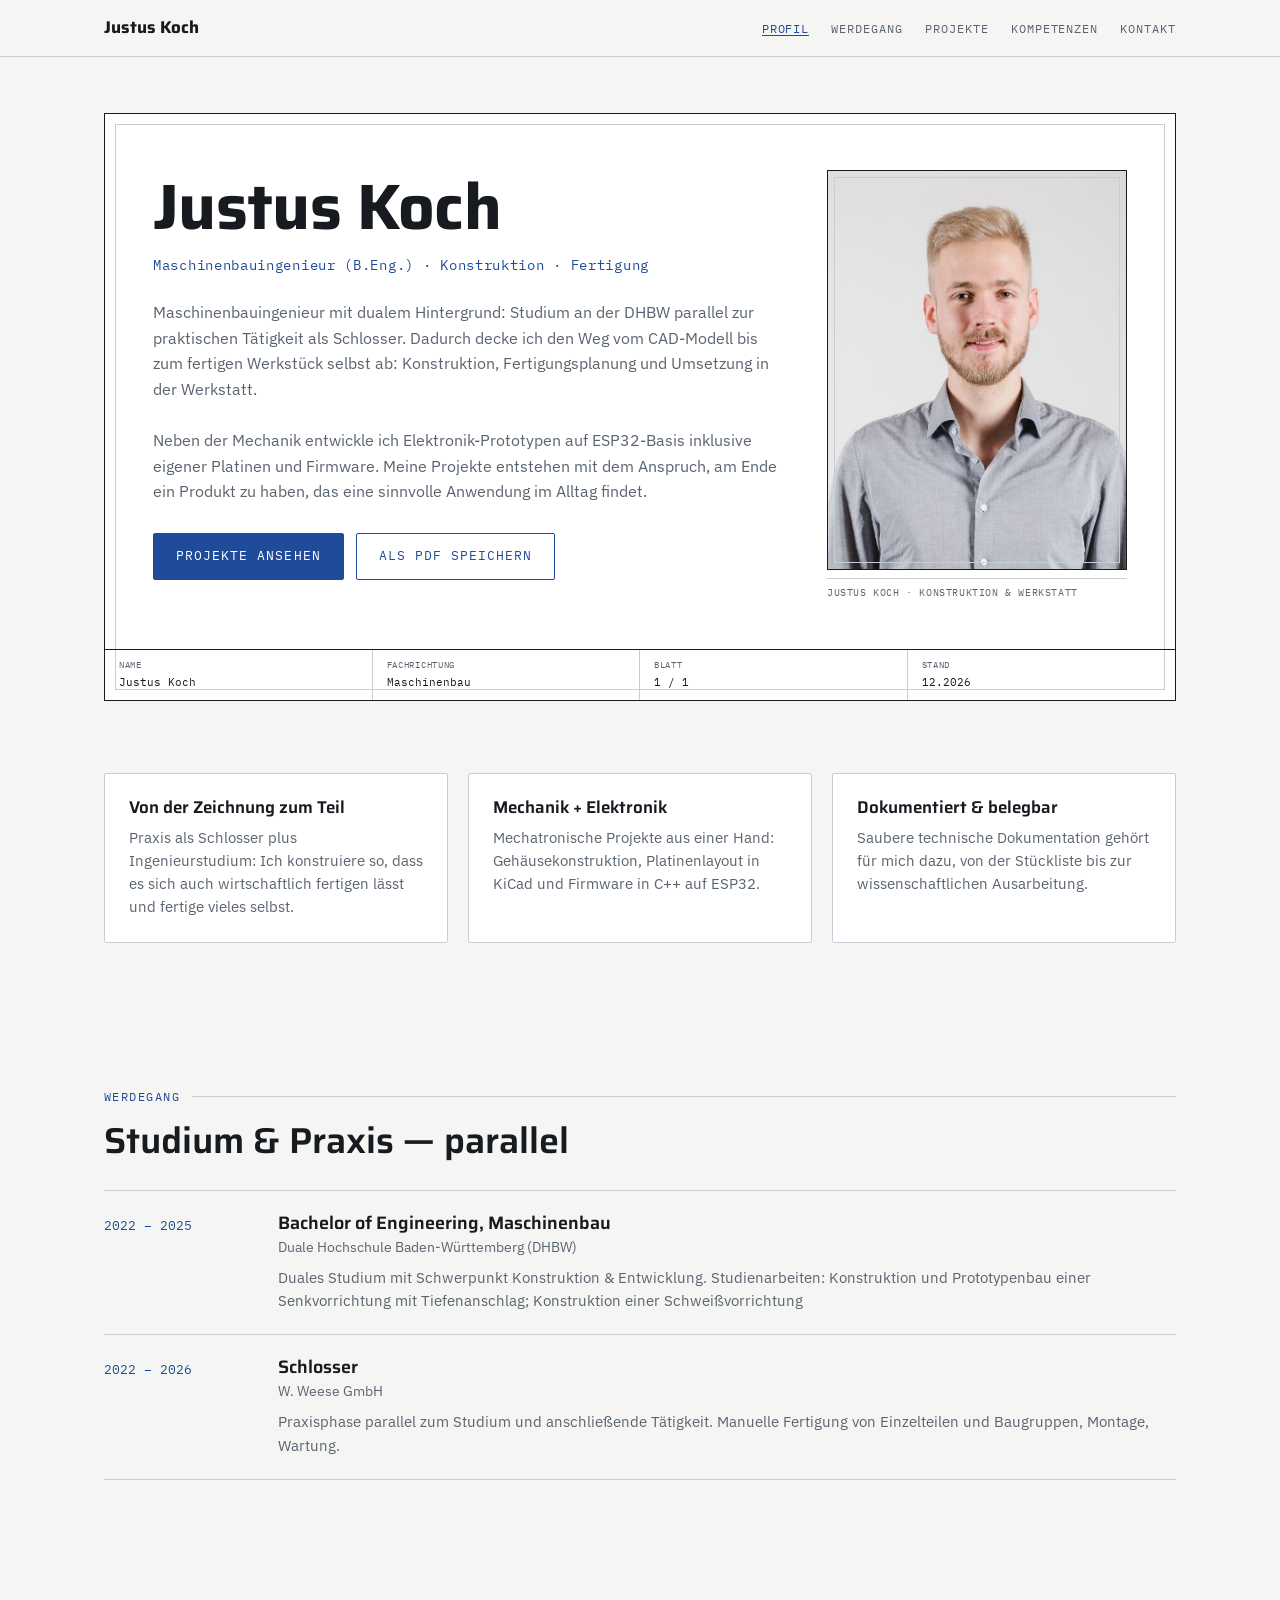
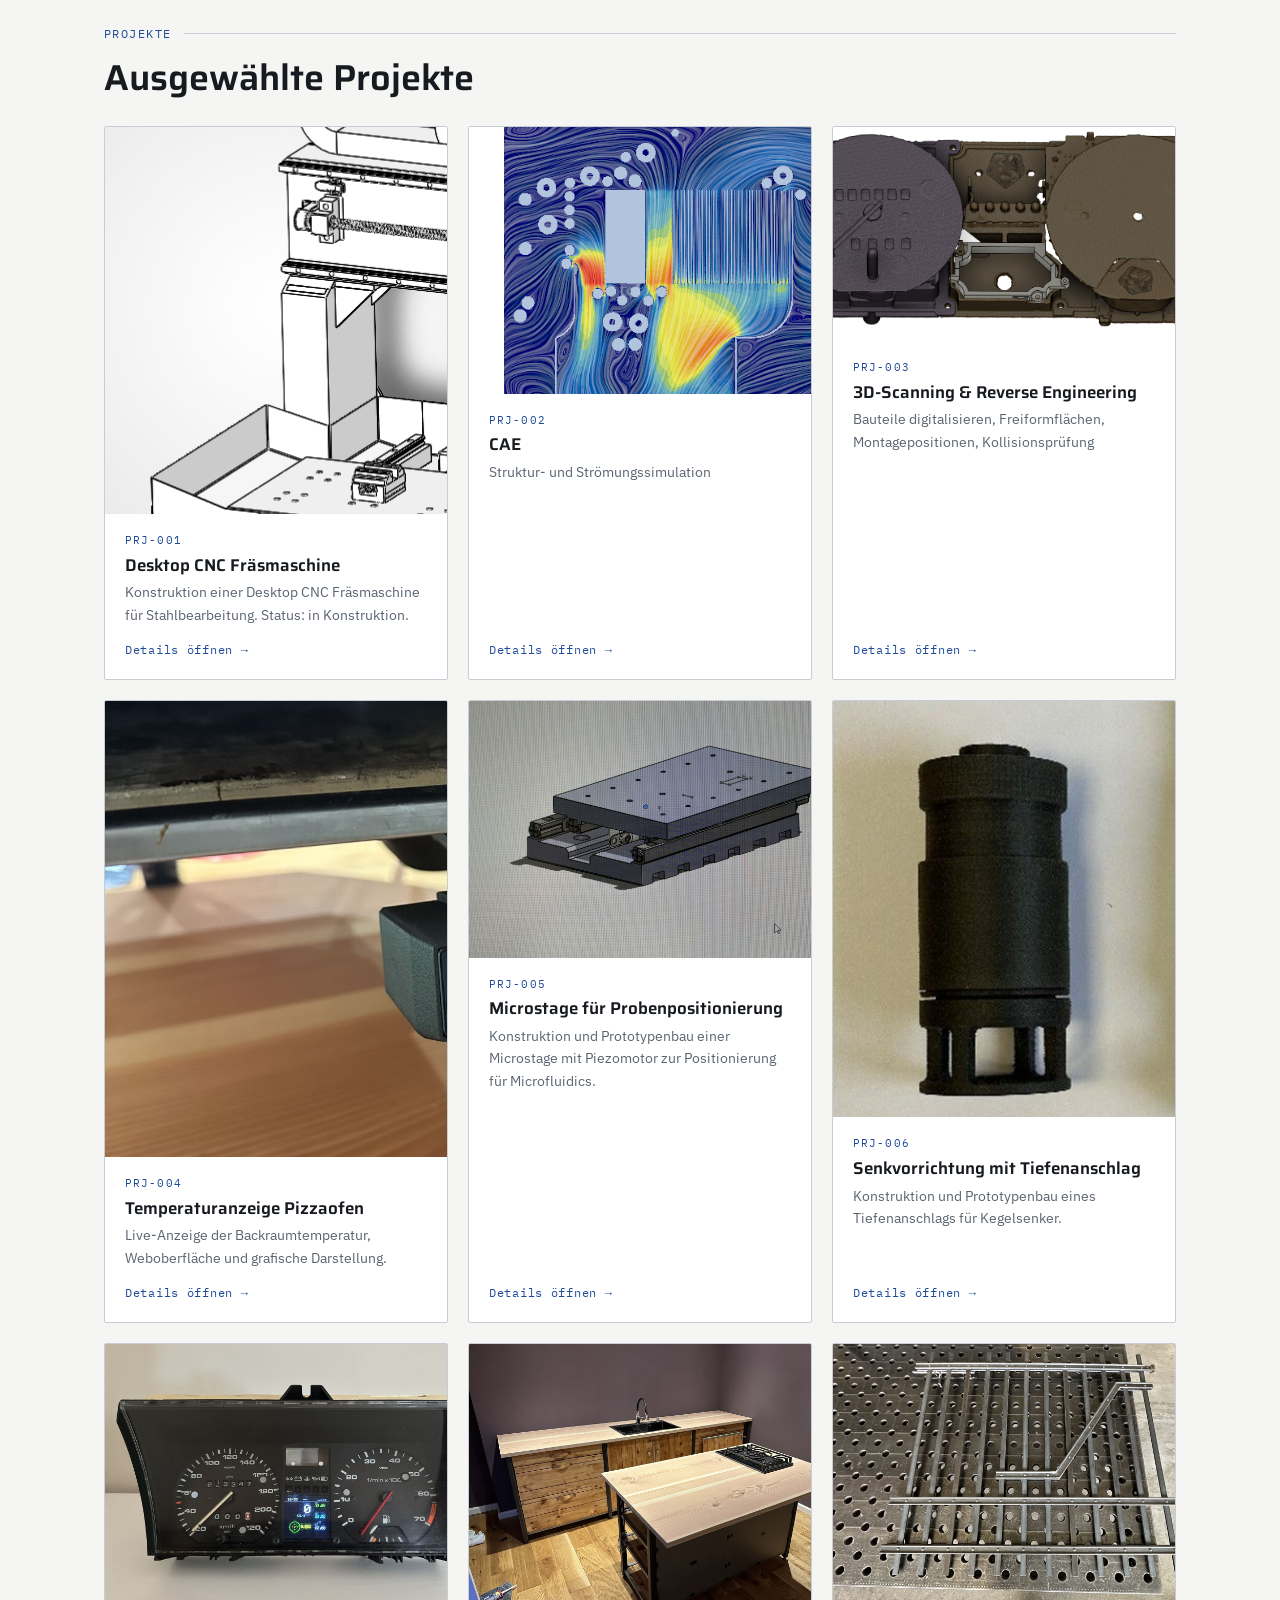
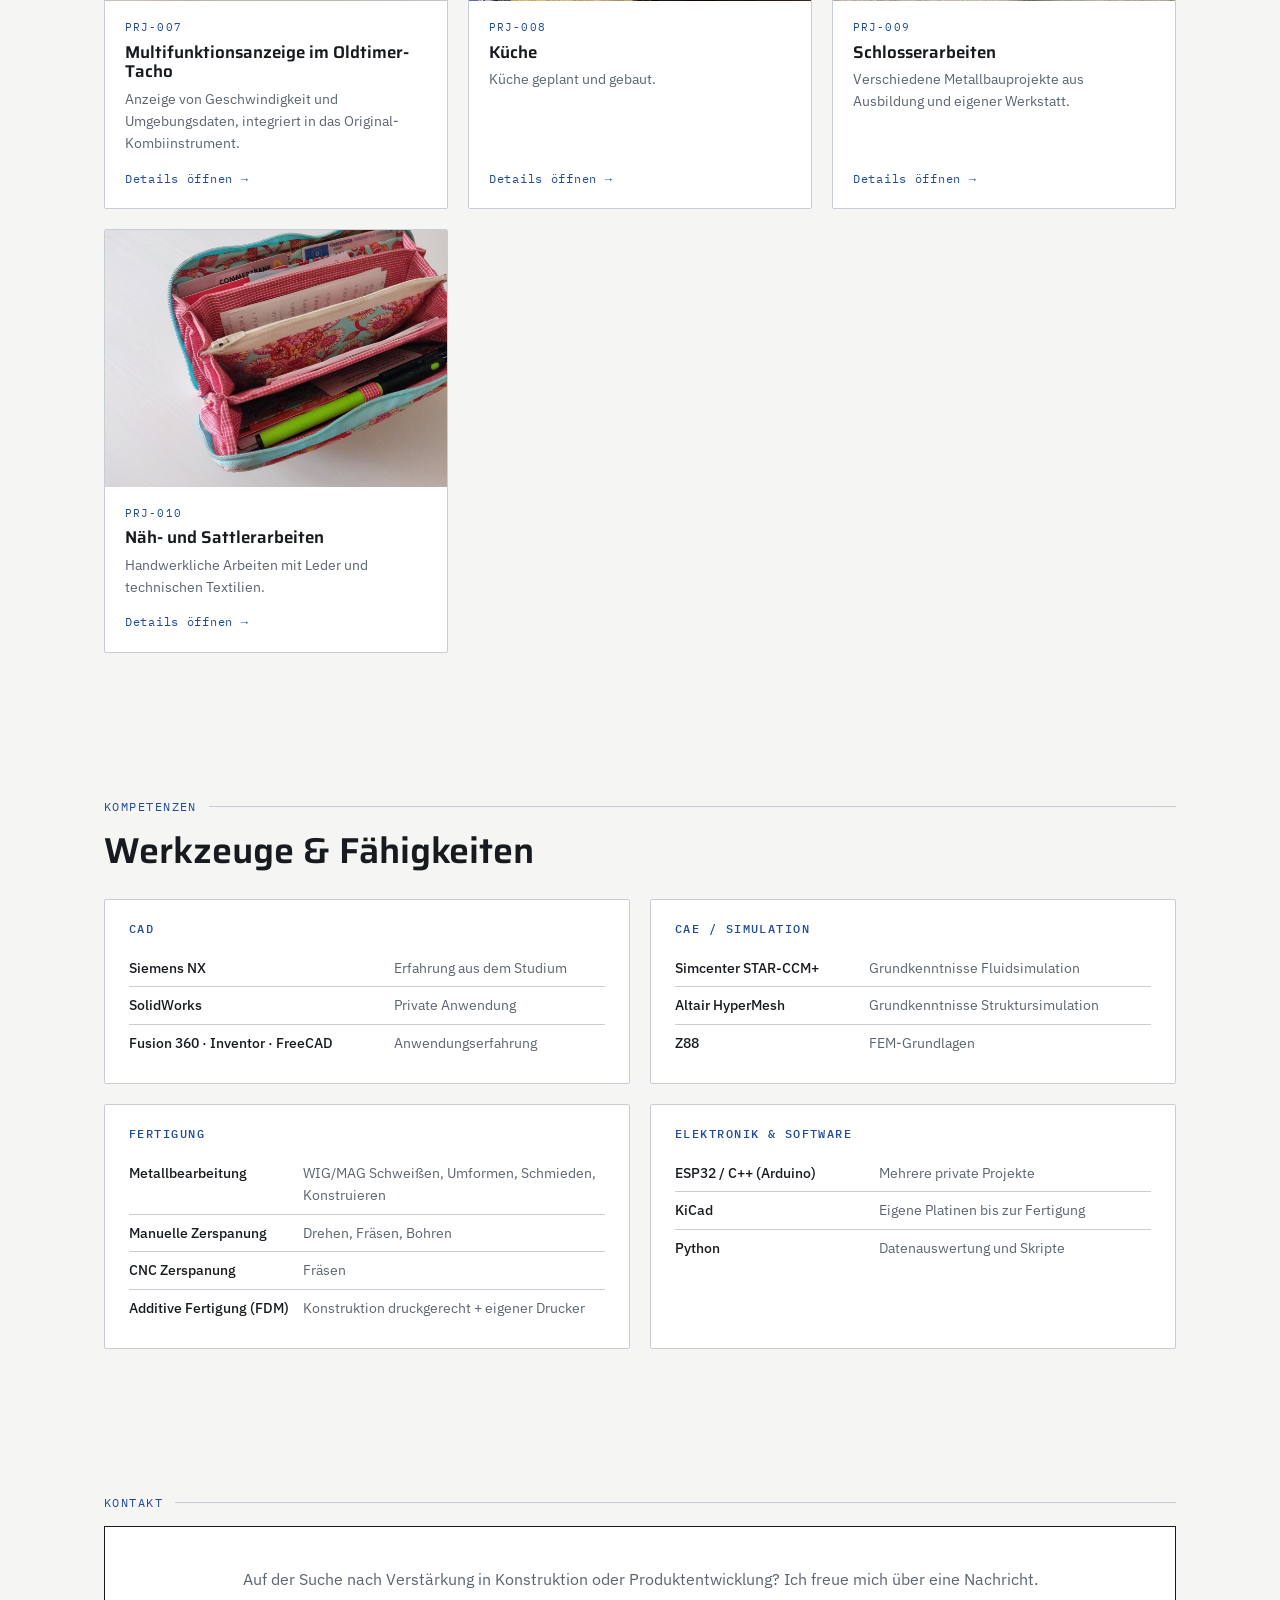
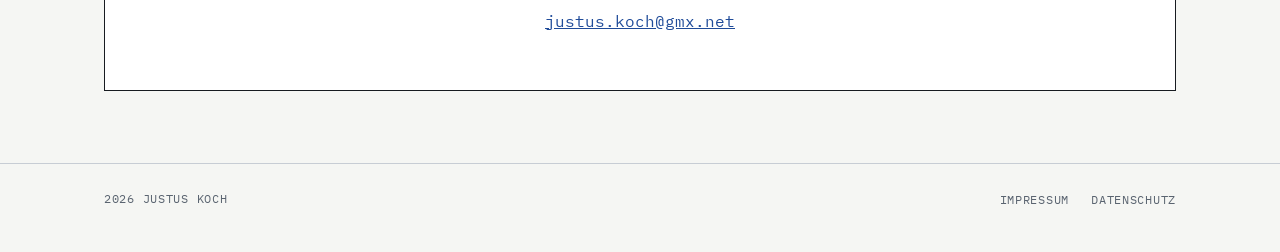
<file: index.html>
<!doctype html>
<html lang="de">
<head>
<meta charset="utf-8">
<meta name="viewport" content="width=device-width, initial-scale=1">
<title>Justus Koch — Portfolio</title>
<meta name="description" content="Portfolio von Justus Koch, Maschinenbauingenieur (B.Eng.) — Konstruktion, Fertigung und Elektronik-Prototyping.">

<!-- ============================================================
     BEARBEITUNGSANLEITUNG
     ============================================================
     Alle Inhalte der Seite stehen im CONTENT-Block direkt unter
     dieser Anleitung. HTML/CSS musst du nicht anfassen.

     1) TEXTE ÄNDERN
        Einfach den Text zwischen den Anführungszeichen ändern.
        Zeilenumbrüche in Langtexten mit \n\n (neuer Absatz).

     2) PROJEKT HINZUFÜGEN
        Einen bestehenden Block { ... } in "projekte" kopieren,
        mit Komma anhängen und Inhalte anpassen.

     3) BILDER
        Bilder in den Ordner "Bilder/" neben dieser Datei legen
        und den Dateinamen in "bilder": [ ... ] eintragen, z. B.
        "Bilder/pizzaofen-1.JPG". Fehlt ein Bild, zeigt die Seite
        automatisch einen neutralen Platzhalter.
        Das Bild im Kopf (Hero) steht separat unter "heroBild" —
        Foto z. B. als "Bilder/Portrait.jpg" ablegen.

     4) PLATZHALTER
        Alles, was mit [TODO: ...] beginnt, ist bewusst offen und
        wird auf der Seite rot markiert, damit nichts Unfertiges
        unbemerkt online geht.

     5) PROJEKT AUSBLENDEN
        "sichtbar": false setzen — der Eintrag bleibt erhalten,
        wird aber nicht angezeigt.

     6) PROJEKTNUMMERN (PRJ-001, PRJ-002, ...)
        Werden automatisch vergeben — nicht im CONTENT eintragen.
        Gezaehlt wird nur ueber die sichtbaren Projekte, in der
        Reihenfolge des "projekte"-Arrays. Beim Umsortieren oder
        Ausblenden nummeriert die Seite selbst neu, ohne Luecken.

     7) IMPRESSUM UND DATENSCHUTZ
        Stehen als eigene Seiten "impressum.html" und
        "datenschutz.html" neben dieser Datei, verlinkt in der
        Fusszeile. Gestaltung kommt aus "recht.css".
        Rechtstexte dort direkt im HTML aendern, nicht im CONTENT.
     ============================================================ -->

<script>
const CONTENT = {

  // ---------- Kopf / Hero ----------
  name: "Justus Koch",
  titel: "Maschinenbauingenieur (B.Eng.)",
  untertitel: "Konstruktion · Fertigung",
  ueberMich:
    "Maschinenbauingenieur mit dualem Hintergrund: Studium an der DHBW parallel zur " +
    "praktischen Tätigkeit als Schlosser. Dadurch decke ich den Weg vom CAD-Modell bis " +
    "zum fertigen Werkstück selbst ab: Konstruktion, Fertigungsplanung und Umsetzung " +
    "in der Werkstatt.\n\n" +
    "Neben der Mechanik entwickle ich Elektronik-Prototypen auf ESP32-Basis inklusive " +
    "eigener Platinen und Firmware. Meine Projekte entstehen mit dem Anspruch, am Ende ein Produkt zu haben, das eine sinnvolle Anwendung im Alltag findet.",

  // ---------- Bild im Kopf / Hero ----------
  // Datei in den Ordner "Bilder/" legen. Fehlt sie, zeigt die Seite
  // automatisch einen neutralen Platzhalter statt eines kaputten Bildes.
  heroBild: {
    datei: "Bilder/Portrait.jpg",
    alt: "Portraitfoto Justus Koch",
    bildunterschrift: "Justus Koch \u00b7 Konstruktion & Werkstatt",
    // Ausschnitt: zoom 1 = ganzes Bild, gr\u00f6\u00dfer = n\u00e4her dran.
    // fokus = Punkt, der beim Zoomen fest bleibt ("waagerecht senkrecht"),
    // z. B. "50% 10%" = mittig, nahe Oberkante. Das Originalfoto bleibt unver\u00e4ndert.
    zoom: 1.6,
    fokus: "50% 8%"
  },

  // ---------- 3 Profil-Kacheln ----------
  kacheln: [
    {
      titel: "Von der Zeichnung zum Teil",
      text: "Praxis als Schlosser plus Ingenieurstudium: Ich konstruiere so, dass es sich auch wirtschaftlich fertigen lässt und fertige vieles selbst."
    },
    {
      titel: "Mechanik + Elektronik",
      text: "Mechatronische Projekte aus einer Hand: Gehäusekonstruktion, Platinenlayout in KiCad und Firmware in C++ auf ESP32."
    },
    {
      titel: "Dokumentiert & belegbar",
      text: "Saubere technische Dokumentation gehört für mich dazu, von der Stückliste bis zur wissenschaftlichen Ausarbeitung."
    }
  ],

  // ---------- Werdegang (parallel: Studium + Beruf) ----------
  werdegang: [
    {
      zeitraum: "2022 – 2025",
      titel: "Bachelor of Engineering, Maschinenbau",
      ort: "Duale Hochschule Baden-Württemberg (DHBW)",
      text: "Duales Studium mit Schwerpunkt Konstruktion & Entwicklung. Studienarbeiten: Konstruktion und Prototypenbau einer Senkvorrichtung mit Tiefenanschlag; Konstruktion einer Schweißvorrichtung"
    },
    {
      zeitraum: "2022 – 2026",
      titel: "Schlosser",
      ort: "W. Weese GmbH",
      text: "Praxisphase parallel zum Studium und anschließende Tätigkeit. Manuelle Fertigung von Einzelteilen und Baugruppen, Montage, Wartung."
    }
  ],

  // ---------- Projekte ----------
  // Reihenfolge hier = Reihenfolge auf der Seite.
  projekte: [
    {
      sichtbar: true,
      titel: "Desktop CNC Fräsmaschine",
      kurz: "Konstruktion einer Desktop CNC Fräsmaschine für Stahlbearbeitung. Status: in Konstruktion.",
      lang:
        "Projektstatus: in Konstruktion.\n\n" +
        "Konstruktion einer Desktop CNC Fräsmaschine mit einem Bearbeitungsraum von 400x300x250 mm. Der Rahmen besteht aus geschweißten Stahlprofilen und -Blechen mit geschraubten Verbindungen der Unterbaugruppen. " +
        "Kontakt- und Referenzflächen werden spanend nachbearbeitet. Die Maschine ist auf Stahlbearbeitung ausgelegt. " +
        "Der Bearbeitungsraum ist eingehaust und Elektronik in externem Schrank untergebracht.\n\n" +
        "Dokumentation mit Lastenheft, BOM, Fertigungszeichnungen, Schaltplan, Montageanleitung, Wartungsanleitung.\n" +
        "Geplante Ausbaustufen: Lasermodul, Plotter mit Stift und Messer, 4. Achse",
      technik: ["Solidworks", "FEM", "Fertigungs- und Montagegerechtes Konstruieren", "Spanende Bearbeitung", "FDM-Druck", "Steuerungssysteme"],
      bilder: ["Bilder/Fraese-3.png", "Bilder/Fraese-1.png", "Bilder/Fraese-2.png"]
    },  
    {
      sichtbar: true,
      titel: "CAE",
      kurz: "Struktur- und Strömungssimulation",
      lang:
        "Erfahrung mit Struktur- und Strömungsanalysen in Simcenter STAR-CCM+, Altair Inspire und einigen Freeware-Programmen.\n" +
        "Darunter Spannungsanalysen, Topologieoptimierung, stationäre und transiente Simulationen, Heat Transfer.",
      technik: ["FEM", "CFD"],
      bilder: ["Bilder/cfd-1.png", "Bilder/cfd-2.png"]
    },  
    {
      sichtbar: true,
      titel: "3D-Scanning & Reverse Engineering",
      kurz: "Bauteile digitalisieren, Freiformflächen, Montagepositionen, Kollisionsprüfung",
      lang:
        "Anpassung an Freiformflächen, Übernehmen von Montagepositionen und Prüfung von Bauteilkollisionen durch digitalisierte Bauteile.",
      technik: ["Reverse Engineering", "Metrologie", "3D Scanner", "CAD Flächen- und Netzbearbeitung", "FDM-Druck"],
      bilder: ["Bilder/scan-1.png", "Bilder/scan-2.png", "Bilder/scan-3.png"]
    },
    {
      sichtbar: true,
      titel: "Temperaturanzeige Pizzaofen",
      kurz: "Live-Anzeige der Backraumtemperatur, Weboberfläche und grafische Darstellung.",
      lang:
        "Messsystem für einen Pizzaofen: Zwei Thermoelemente erfassen die Temperaturen, die Anzeige erfolgt über ein ESP32-Touchdisplay. " +
        "Über WLAN stellt das Gerät eine Weboberfläche bereit, alle Messwerte werden als CSV geloggt und lassen sich grafisch auswerten.\n\n" +
        "Das Gehäuse ist konstruiert und im FDM-Verfahren gedruckt und ausgelegt auf die Hitze in Ofennähe.",
      technik: ["ESP32", "C++", "Thermoelemente", "Webinterface + CSV-Logging", "CAD", "FDM-Druck"],
      bilder: ["Bilder/pizzaofen-1.JPG", "Bilder/pizzaofen-2.JPG", "Bilder/pizzaofen-3.JPG", "Bilder/pizzaofen-4.JPEG"]
    },
    {
      sichtbar: true,
      titel: "Microstage für Probenpositionierung",
      kurz: "Konstruktion und Prototypenbau einer Microstage mit Piezomotor zur Positionierung für Microfluidics.",
      lang:
        "Konstruktion einer Microstage zur Positionierung im Bereich Microfluidics. " +
        "Zwei Gehäusehälften aus gefrästem Aluminium, Kreuzrollen Linearführung, Piezo-Linearmotor. " +
        "Schrittlängen im einstelligen Mikrometerbereich, Fertigung des Prototyps.\n\n",
      technik: ["CAD-Konstruktion", "Toleranz- und Passungsauslegung", "Fertigungsgerechte Konstruktion", "Fertigungszeichnung"],
      bilder: ["Bilder/stage-1.JPG", "Bilder/stage-2.JPG", "Bilder/stage-3.JPG", "Bilder/stage-4.JPG"]
    },
    {
      sichtbar: true,
      titel: "Senkvorrichtung mit Tiefenanschlag",
      kurz: "Konstruktion und Prototypenbau eines Tiefenanschlags für Kegelsenker.",
      lang:
        "Entwicklung eines Tiefenanschlags für Kegelsenkungen: reproduzierbare Senktiefe " +
        "ohne Messen nach jedem Werkstück. Das Projekt umfasste die vollständige " +
        "Produktentwicklung: Anforderungsanalyse, Konzeptvergleich, Konstruktion, " +
        "Fertigung des Prototyps und Erprobung.\n\n" +
        "Die Arbeit ist in einer rund 60-seitigen wissenschaftlichen Ausarbeitung " +
        "dokumentiert (Hochschulprojekt).",
      technik: ["CAD-Konstruktion", "Toleranz- und Passungsauslegung", "Manuelle Zerspanung", "Technische Dokumentation", "FDM 3D-Druck"],
      bilder: ["Bilder/Senker.jpg", "Bilder/Senker-fem.png"]
    },
    {
      sichtbar: false,   // ausgeblendet, bis Bilder obd-1.jpg / obd-2.jpg vorliegen
      titel: "OBD-Fehlerauslesegerät für Oldtimer",
      kurz: "ESP32 mit eigener Platine zum Auslesen des Fehlerspeichers am VW Golf 2 (1991).",
      lang:
        "Eigenentwicklung eines Diagnosegeräts für die frühe VW-Eigendiagnose: Ein ESP32 " +
        "liest den Fehlerspeicher des 1991er Golf 2 (1.8 RP) aus und zeigt die Fehlercodes " +
        "im Klartext auf einem Display an. Bedienung über Taster, Stromversorgung aus dem Bordnetz.\n\n" +
        "Die Platine ist in KiCad entworfen und extern gefertigt, Gehäuse aus dem " +
        "FDM 3D-Drucker.",
      technik: ["CAD", "3D Scan", "ESP32", "KiCad", "C++", "FDM-Druck"],
      bilder: ["Bilder/obd-1.jpg", "Bilder/obd-2.jpg"]
    },
    {
      sichtbar: true,
      titel: "Multifunktionsanzeige im Oldtimer-Tacho",
      kurz: "Anzeige von Geschwindigkeit und Umgebungsdaten, integriert in das Original-Kombiinstrument.",
      lang:
        "Nachrüstung einer digitalen Anzeige im Kombiinstrument des Golf 2: Geschwindigkeit " +
        "und Umgebungsdaten werden erfasst und im Originaltacho dargestellt, ohne die " +
        "Optik des Fahrzeugs zu verändern.\n\n",
        technik: ["CAD", "3D Scan", "ESP32", "KiCad", "C++", "FDM-Druck"],
        bilder: ["Bilder/tacho-1.jpg"]
    },
    {
      sichtbar: true,
      titel: "Küche",
      kurz: "Küche geplant und gebaut.",
      lang:
        "Planung und Eigenbau einer Küche: Raumaufmaß, Konstruktion der Korpusse, " +
        "Fertigung und Montage.\n" +
        "WIG-geschweißter Stahlrahmen mit Blechblenden und Holzschubladen. Zunderoberfläche unbearbeitet und klar lackiert.",
      technik: ["Planung / Aufmaß", "Möbelbau", "Montage", "WIG-Schweißen"],
      bilder: ["Bilder/kueche-1.jpeg", "Bilder/kueche-2.png"]
    },
    {
      sichtbar: true,
      titel: "Schlosserarbeiten",
      kurz: "Verschiedene Metallbauprojekte aus Ausbildung und eigener Werkstatt.",
      lang:
        "Auswahl an Metallbauprojekten aus der Tätigkeit als Schlosser und der eigenen " +
        "Werkstatt.\n\n" +
        "Tor mit geschmiedeten Nieten \n" +
        "Fenstergitter \n" +
        "Blechschrank \n" +
        "Cortenstahl Treppe mit Handlauf \n" +
        "Blech Briefkasten",
      technik: ["Metallbearbeitung", "Manuelle Zerspanung", "Montage"],
      bilder: ["Bilder/schlosser-1.jpeg", "Bilder/schlosser-2.jpg", "Bilder/schlosser-3.jpeg", "Bilder/schlosser-4.JPG", "Bilder/schlosser-5.JPG"]
    },
    {
      sichtbar: true,
      titel: "Näh- und Sattlerarbeiten",
      kurz: "Handwerkliche Arbeiten mit Leder und technischen Textilien.",
      lang: "",
      technik: ["Leder / Textilien"],
      bilder: ["Bilder/naehen-1.jpg", "Bilder/naehen-2.jpg"]
    }
  ],

  // ---------- Kompetenzen ----------
  kompetenzen: [
    {
      bereich: "CAD",
      eintraege: [
        { name: "Siemens NX", niveau: "Erfahrung aus dem Studium" },
        { name: "SolidWorks", niveau: "Private Anwendung" },
        { name: "Fusion 360 · Inventor · FreeCAD", niveau: "Anwendungserfahrung" }
      ]
    },
    {
      bereich: "CAE / Simulation",
      eintraege: [
        { name: "Simcenter STAR-CCM+", niveau: "Grundkenntnisse Fluidsimulation" },
        { name: "Altair HyperMesh", niveau: "Grundkenntnisse Struktursimulation" },
        { name: "Z88", niveau: "FEM-Grundlagen" }
      ]
    },
    {
      bereich: "Fertigung",
      eintraege: [
        { name: "Metallbearbeitung", niveau: "WIG/MAG Schweißen, Umformen, Schmieden, Konstruieren" },
        { name: "Manuelle Zerspanung", niveau: "Drehen, Fräsen, Bohren" },
        { name: "CNC Zerspanung", niveau: "Fräsen" },
        { name: "Additive Fertigung (FDM)", niveau: "Konstruktion druckgerecht + eigener Drucker" }
      ]
    },
    {
      bereich: "Elektronik & Software",
      eintraege: [
        { name: "ESP32 / C++ (Arduino)", niveau: "Mehrere private Projekte" },
        { name: "KiCad", niveau: "Eigene Platinen bis zur Fertigung" },
        { name: "Python", niveau: "Datenauswertung und Skripte" }
      ]
    }
  ],

  // ---------- Kontakt ----------
  kontakt: {
    text: "Auf der Suche nach Verstärkung in Konstruktion oder Produktentwicklung? Ich freue mich über eine Nachricht.",
    email: "justus.koch@gmx.net",
    ort: "Raum Heidelberg",
    // Erscheint im Ausdruck / PDF in der Fußzeile als Verweis auf die Online-Version
    webseite: "justus-mb.de",
    links: [
      // { label: "LinkedIn", url: "https://www.linkedin.com/in/justus-koch-8ba8a9247/" },
      // { label: "GitHub",   url: "https://..." }
    ]
  }
};
</script>


<style>
/* ---------- Schriften lokal (kein Google-Fonts-CDN, keine Drittanbieter-Verbindung) ----------
   Dateien im Ordner "Schriften/". Lizenz: SIL Open Font License 1.1 (siehe Schriften/LICENSE-*.txt)
   Quelle: Fontsource (npm), identische Schnitte wie zuvor ueber Google Fonts geladen. */
@font-face{font-family:'Saira';font-style:normal;font-weight:500;font-display:swap;src:url(Schriften/saira-latin-500-normal.woff2) format('woff2');unicode-range:U+0000-00FF,U+0131,U+0152-0153,U+02BB-02BC,U+02C6,U+02DA,U+02DC,U+0304,U+0308,U+0329,U+2000-206F,U+20AC,U+2122,U+2191,U+2193,U+2212,U+2215,U+FEFF,U+FFFD}
@font-face{font-family:'Saira';font-style:normal;font-weight:600;font-display:swap;src:url(Schriften/saira-latin-600-normal.woff2) format('woff2');unicode-range:U+0000-00FF,U+0131,U+0152-0153,U+02BB-02BC,U+02C6,U+02DA,U+02DC,U+0304,U+0308,U+0329,U+2000-206F,U+20AC,U+2122,U+2191,U+2193,U+2212,U+2215,U+FEFF,U+FFFD}
@font-face{font-family:'Saira';font-style:normal;font-weight:700;font-display:swap;src:url(Schriften/saira-latin-700-normal.woff2) format('woff2');unicode-range:U+0000-00FF,U+0131,U+0152-0153,U+02BB-02BC,U+02C6,U+02DA,U+02DC,U+0304,U+0308,U+0329,U+2000-206F,U+20AC,U+2122,U+2191,U+2193,U+2212,U+2215,U+FEFF,U+FFFD}
@font-face{font-family:'Saira';font-style:normal;font-weight:500;font-display:swap;src:url(Schriften/saira-latin-ext-500-normal.woff2) format('woff2');unicode-range:U+0100-02BA,U+02BD-02C5,U+02C7-02CC,U+02CE-02D7,U+02DD-02FF,U+0304,U+0308,U+0329,U+1D00-1DBF,U+1E00-1E9F,U+1EF2-1EFF,U+2020,U+20A0-20AB,U+20AD-20C0,U+2113,U+2C60-2C7F,U+A720-A7FF}
@font-face{font-family:'Saira';font-style:normal;font-weight:600;font-display:swap;src:url(Schriften/saira-latin-ext-600-normal.woff2) format('woff2');unicode-range:U+0100-02BA,U+02BD-02C5,U+02C7-02CC,U+02CE-02D7,U+02DD-02FF,U+0304,U+0308,U+0329,U+1D00-1DBF,U+1E00-1E9F,U+1EF2-1EFF,U+2020,U+20A0-20AB,U+20AD-20C0,U+2113,U+2C60-2C7F,U+A720-A7FF}
@font-face{font-family:'Saira';font-style:normal;font-weight:700;font-display:swap;src:url(Schriften/saira-latin-ext-700-normal.woff2) format('woff2');unicode-range:U+0100-02BA,U+02BD-02C5,U+02C7-02CC,U+02CE-02D7,U+02DD-02FF,U+0304,U+0308,U+0329,U+1D00-1DBF,U+1E00-1E9F,U+1EF2-1EFF,U+2020,U+20A0-20AB,U+20AD-20C0,U+2113,U+2C60-2C7F,U+A720-A7FF}
@font-face{font-family:'IBM Plex Sans';font-style:normal;font-weight:400;font-display:swap;src:url(Schriften/ibm-plex-sans-latin-400-normal.woff2) format('woff2');unicode-range:U+0000-00FF,U+0131,U+0152-0153,U+02BB-02BC,U+02C6,U+02DA,U+02DC,U+0304,U+0308,U+0329,U+2000-206F,U+20AC,U+2122,U+2191,U+2193,U+2212,U+2215,U+FEFF,U+FFFD}
@font-face{font-family:'IBM Plex Sans';font-style:normal;font-weight:500;font-display:swap;src:url(Schriften/ibm-plex-sans-latin-500-normal.woff2) format('woff2');unicode-range:U+0000-00FF,U+0131,U+0152-0153,U+02BB-02BC,U+02C6,U+02DA,U+02DC,U+0304,U+0308,U+0329,U+2000-206F,U+20AC,U+2122,U+2191,U+2193,U+2212,U+2215,U+FEFF,U+FFFD}
@font-face{font-family:'IBM Plex Sans';font-style:normal;font-weight:600;font-display:swap;src:url(Schriften/ibm-plex-sans-latin-600-normal.woff2) format('woff2');unicode-range:U+0000-00FF,U+0131,U+0152-0153,U+02BB-02BC,U+02C6,U+02DA,U+02DC,U+0304,U+0308,U+0329,U+2000-206F,U+20AC,U+2122,U+2191,U+2193,U+2212,U+2215,U+FEFF,U+FFFD}
@font-face{font-family:'IBM Plex Sans';font-style:normal;font-weight:400;font-display:swap;src:url(Schriften/ibm-plex-sans-latin-ext-400-normal.woff2) format('woff2');unicode-range:U+0100-02BA,U+02BD-02C5,U+02C7-02CC,U+02CE-02D7,U+02DD-02FF,U+0304,U+0308,U+0329,U+1D00-1DBF,U+1E00-1E9F,U+1EF2-1EFF,U+2020,U+20A0-20AB,U+20AD-20C0,U+2113,U+2C60-2C7F,U+A720-A7FF}
@font-face{font-family:'IBM Plex Sans';font-style:normal;font-weight:500;font-display:swap;src:url(Schriften/ibm-plex-sans-latin-ext-500-normal.woff2) format('woff2');unicode-range:U+0100-02BA,U+02BD-02C5,U+02C7-02CC,U+02CE-02D7,U+02DD-02FF,U+0304,U+0308,U+0329,U+1D00-1DBF,U+1E00-1E9F,U+1EF2-1EFF,U+2020,U+20A0-20AB,U+20AD-20C0,U+2113,U+2C60-2C7F,U+A720-A7FF}
@font-face{font-family:'IBM Plex Sans';font-style:normal;font-weight:600;font-display:swap;src:url(Schriften/ibm-plex-sans-latin-ext-600-normal.woff2) format('woff2');unicode-range:U+0100-02BA,U+02BD-02C5,U+02C7-02CC,U+02CE-02D7,U+02DD-02FF,U+0304,U+0308,U+0329,U+1D00-1DBF,U+1E00-1E9F,U+1EF2-1EFF,U+2020,U+20A0-20AB,U+20AD-20C0,U+2113,U+2C60-2C7F,U+A720-A7FF}
@font-face{font-family:'IBM Plex Mono';font-style:normal;font-weight:400;font-display:swap;src:url(Schriften/ibm-plex-mono-latin-400-normal.woff2) format('woff2');unicode-range:U+0000-00FF,U+0131,U+0152-0153,U+02BB-02BC,U+02C6,U+02DA,U+02DC,U+0304,U+0308,U+0329,U+2000-206F,U+20AC,U+2122,U+2191,U+2193,U+2212,U+2215,U+FEFF,U+FFFD}
@font-face{font-family:'IBM Plex Mono';font-style:normal;font-weight:500;font-display:swap;src:url(Schriften/ibm-plex-mono-latin-500-normal.woff2) format('woff2');unicode-range:U+0000-00FF,U+0131,U+0152-0153,U+02BB-02BC,U+02C6,U+02DA,U+02DC,U+0304,U+0308,U+0329,U+2000-206F,U+20AC,U+2122,U+2191,U+2193,U+2212,U+2215,U+FEFF,U+FFFD}
@font-face{font-family:'IBM Plex Mono';font-style:normal;font-weight:400;font-display:swap;src:url(Schriften/ibm-plex-mono-latin-ext-400-normal.woff2) format('woff2');unicode-range:U+0100-02BA,U+02BD-02C5,U+02C7-02CC,U+02CE-02D7,U+02DD-02FF,U+0304,U+0308,U+0329,U+1D00-1DBF,U+1E00-1E9F,U+1EF2-1EFF,U+2020,U+20A0-20AB,U+20AD-20C0,U+2113,U+2C60-2C7F,U+A720-A7FF}
@font-face{font-family:'IBM Plex Mono';font-style:normal;font-weight:500;font-display:swap;src:url(Schriften/ibm-plex-mono-latin-ext-500-normal.woff2) format('woff2');unicode-range:U+0100-02BA,U+02BD-02C5,U+02C7-02CC,U+02CE-02D7,U+02DD-02FF,U+0304,U+0308,U+0329,U+1D00-1DBF,U+1E00-1E9F,U+1EF2-1EFF,U+2020,U+20A0-20AB,U+20AD-20C0,U+2113,U+2C60-2C7F,U+A720-A7FF}

/* ============================================================
   DESIGN — Optik einer technischen Zeichnung
   Farben und Grundwerte zentral als Variablen.
   ============================================================ */
:root{
  --papier:#F5F6F3;        /* Seitenhintergrund */
  --blatt:#FFFFFF;         /* Karten / Zeichnungsblätter */
  --tusche:#171B20;        /* Text */
  --grau:#5A6470;          /* Sekundärtext */
  --linie:#C7CDD4;         /* Rahmen- und Hilfslinien */
  --blau:#1F4B99;          /* Bauplanblau — Akzent */
  --rot:#B3401F;           /* Maßlinien-Rot — nur für TODO-Marker */
  --radius:2px;
  --maxw:1120px;
  --font-display:"Saira",sans-serif;
  --font-body:"IBM Plex Sans",sans-serif;
  --font-mono:"IBM Plex Mono",monospace;
}
*{box-sizing:border-box;margin:0;padding:0}
html{scroll-behavior:smooth}
@media (prefers-reduced-motion:reduce){
  html{scroll-behavior:auto}
  *,*::before,*::after{animation:none!important;transition:none!important}
}
body{
  background:var(--papier);
  color:var(--tusche);
  font-family:var(--font-body);
  font-size:16px;
  line-height:1.6;
}
a{color:var(--blau)}
img{max-width:100%;display:block}

/* ---- Wiederkehrende Bausteine ---- */
.wrap{max-width:var(--maxw);margin:0 auto;padding:0 24px}
.mono{font-family:var(--font-mono);font-size:12px;letter-spacing:.06em;text-transform:uppercase;color:var(--grau)}
.eyebrow{font-family:var(--font-mono);font-size:12px;letter-spacing:.12em;text-transform:uppercase;color:var(--blau);display:flex;align-items:center;gap:12px;margin-bottom:14px}
.eyebrow::after{content:"";flex:1;height:1px;background:var(--linie)}
h1,h2,h3{font-family:var(--font-display);line-height:1.15}
h2{font-size:clamp(26px,3.4vw,36px);font-weight:600;margin-bottom:28px}
section{padding:72px 0}
.todo{color:var(--rot);background:rgba(179,64,31,.07);padding:0 4px;border-radius:2px;font-style:normal}

/* ---- Navigation ---- */
header.nav{
  position:sticky;top:0;z-index:50;
  background:rgba(245,246,243,.92);backdrop-filter:blur(6px);
  border-bottom:1px solid var(--linie);
}
header.nav .wrap{display:flex;align-items:center;justify-content:space-between;gap:16px;height:56px}
/* Name links: darf nie gestaucht oder umgebrochen werden */
.nav-marke{display:flex;align-items:baseline;gap:10px;min-width:0}
.nav-name{font-family:var(--font-display);font-weight:700;font-size:17px;text-decoration:none;color:var(--tusche);white-space:nowrap;flex-shrink:0}
/* Aktueller Abschnitt neben dem Namen (nur mobil sichtbar) */
.nav-aktuell{display:none;font-family:var(--font-mono);font-size:11px;letter-spacing:.08em;text-transform:uppercase;color:var(--blau);white-space:nowrap;overflow:hidden;text-overflow:ellipsis}
nav ul{display:flex;gap:22px;list-style:none}
nav a{font-family:var(--font-mono);font-size:12px;letter-spacing:.08em;text-transform:uppercase;text-decoration:none;color:var(--grau);white-space:nowrap}
nav a:hover{color:var(--blau)}
/* Aktiver Abschnitt: blau + Unterstrich wie eine Maßlinie */
nav a.aktiv{color:var(--blau);box-shadow:inset 0 -1px 0 var(--blau)}
/* Menü-Knopf (nur mobil) */
.nav-toggle{display:none;flex-shrink:0;width:40px;height:40px;background:none;border:1px solid var(--linie);border-radius:var(--radius);cursor:pointer;position:relative}
.nav-toggle span,.nav-toggle span::before,.nav-toggle span::after{
  position:absolute;left:50%;width:18px;height:1.5px;margin-left:-9px;background:var(--tusche);content:"";transition:transform .2s ease,opacity .2s ease}
.nav-toggle span{top:50%;margin-top:-.75px}
.nav-toggle span::before{left:0;margin-left:0;top:-6px}
.nav-toggle span::after{left:0;margin-left:0;top:6px}
.nav-toggle[aria-expanded="true"] span{background:transparent}
.nav-toggle[aria-expanded="true"] span::before{transform:translateY(6px) rotate(45deg)}
.nav-toggle[aria-expanded="true"] span::after{transform:translateY(-6px) rotate(-45deg)}
.nav-toggle:focus-visible{outline:2px solid var(--blau);outline-offset:2px}

/* Mobil: Navigation als aufklappbares Panel unter der Kopfzeile */
@media(max-width:760px){
  .nav-aktuell{display:inline}
  .nav-toggle{display:block}
  header.nav nav{
    position:absolute;left:0;right:0;top:100%;
    background:var(--papier);border-bottom:1px solid var(--linie);
    display:none;
  }
  header.nav nav.offen{display:block}
  nav ul{flex-direction:column;gap:0;padding:6px 16px 12px}
  nav li{border-top:1px solid var(--linie)}
  nav li:first-child{border-top:none}
  nav a{display:block;padding:13px 2px;font-size:13px}
  nav a.aktiv{box-shadow:none;border-left:2px solid var(--blau);padding-left:10px}
}
/* Sprungziele nicht unter der festen Kopfzeile verstecken */
section[id]{scroll-margin-top:56px}

/* ---- Hero mit Zeichnungsrahmen + Schriftfeld ---- */
.hero{padding:56px 0 72px}
.blatt-rahmen{
  position:relative;background:var(--blatt);
  border:1px solid var(--tusche);
  padding:56px 48px 0;
}
/* Innenrahmen wie bei einer Zeichnung */
.blatt-rahmen::before{
  content:"";position:absolute;inset:10px;
  border:1px solid var(--linie);pointer-events:none;
}
.hero-inner{
  position:relative;z-index:1;padding-bottom:40px;
  display:grid;grid-template-columns:minmax(0,1fr) 300px;gap:44px;align-items:start;
}
.hero-text{max-width:720px}
/* Bild rechts als eigenes Zeichnungsfeld */
.hero-bild{margin:0}
.hero-bild .rahmen{
  position:relative;border:1px solid var(--tusche);background:#fff;
  aspect-ratio:3/4;overflow:hidden;
}
.hero-bild .rahmen::after{
  content:"";position:absolute;inset:6px;border:1px solid var(--linie);pointer-events:none;z-index:1;
}
.hero-bild img{width:100%;height:100%;object-fit:cover;object-position:50% 0}
.hero-bild .platzhalter-bild{
  width:100%;height:100%;display:flex;align-items:center;justify-content:center;
  text-align:center;padding:0 18px;white-space:pre-line;
  font-family:var(--font-mono);font-size:11px;line-height:1.6;color:var(--grau);
  background:repeating-linear-gradient(45deg,#fff,#fff 9px,var(--blatt) 9px,var(--blatt) 18px);
}
.hero-bild figcaption{
  font-family:var(--font-mono);font-size:10px;letter-spacing:.06em;text-transform:uppercase;
  color:var(--grau);margin-top:8px;padding-top:6px;border-top:1px solid var(--linie);
}
@media(max-width:900px){
  .hero-inner{grid-template-columns:1fr;gap:30px}
  .hero-bild{max-width:260px}
}
.hero h1{font-size:clamp(38px,6vw,64px);font-weight:700;letter-spacing:-.01em}
.hero .rolle{font-family:var(--font-mono);font-size:14px;color:var(--blau);margin:10px 0 24px;letter-spacing:.05em}
.hero p{color:var(--grau);max-width:640px;white-space:pre-line}
.hero .cta{display:inline-block;margin-top:28px;background:var(--blau);color:#fff;text-decoration:none;
  font-family:var(--font-mono);font-size:13px;letter-spacing:.08em;text-transform:uppercase;
  padding:12px 22px;border-radius:var(--radius)}
.hero .cta:hover{background:#173C7C}
.cta-zeile{display:flex;flex-wrap:wrap;gap:12px;margin-top:28px}
.hero .cta-zeile .cta{margin-top:0;border:1px solid var(--blau)}
/* Zweiter Knopf: gleiche Form, nur Kontur */
.hero .cta-zweit{background:transparent;color:var(--blau);border:1px solid var(--blau);cursor:pointer;font:inherit;
  font-family:var(--font-mono);font-size:13px;letter-spacing:.08em;text-transform:uppercase}
.hero .cta-zweit:hover{background:rgba(31,75,153,.07)}
/* Druck-Elemente sind am Bildschirm ausgeblendet */
.druck-projekte,.nur-druck{display:none}
/* Schriftfeld (DIN-Vorbild) unten rechts */
.schriftfeld{
  position:relative;z-index:1;
  margin:0 -48px;margin-top:8px;
  border-top:1px solid var(--tusche);
  display:grid;grid-template-columns:1fr 1fr 1fr 1fr;
  font-family:var(--font-mono);font-size:11px;
}
.schriftfeld div{padding:8px 14px;border-right:1px solid var(--linie)}
.schriftfeld div:last-child{border-right:none}
.schriftfeld .lbl{display:block;color:var(--grau);letter-spacing:.08em;text-transform:uppercase;font-size:9px;margin-bottom:2px}
@media(max-width:700px){
  .blatt-rahmen{padding:36px 22px 0}
  .schriftfeld{margin:0 -22px;grid-template-columns:1fr 1fr}
  .schriftfeld div:nth-child(2){border-right:none}
}

/* ---- Profil-Kacheln ---- */
.kacheln{display:grid;grid-template-columns:repeat(3,1fr);gap:20px}
.kachel{background:var(--blatt);border:1px solid var(--linie);padding:24px;border-radius:var(--radius)}
.kachel h3{font-size:17px;font-weight:600;margin-bottom:8px}
.kachel p{font-size:14.5px;color:var(--grau)}
@media(max-width:800px){.kacheln{grid-template-columns:1fr}}

/* ---- Werdegang ---- */
.werdegang{display:flex;flex-direction:column;gap:0}
.wg-item{display:grid;grid-template-columns:150px 1fr;gap:24px;padding:22px 0;border-top:1px solid var(--linie)}
.wg-item:last-child{border-bottom:1px solid var(--linie)}
.wg-zeit{font-family:var(--font-mono);font-size:13px;color:var(--blau);padding-top:3px}
.wg-item h3{font-size:18px;font-weight:600}
.wg-item .ort{font-size:14px;color:var(--grau);margin:2px 0 8px}
.wg-item p{font-size:14.5px;color:var(--grau)}
@media(max-width:640px){.wg-item{grid-template-columns:1fr;gap:4px}}

/* ---- Projekt-Grid ---- */
/* min(300px,100%): auf schmalen Bildschirmen nie breiter als der Container */
.projekte-grid{display:grid;grid-template-columns:repeat(auto-fill,minmax(min(300px,100%),1fr));gap:20px}
.projekt-card{
  background:var(--blatt);border:1px solid var(--linie);border-radius:var(--radius);
  text-align:left;cursor:pointer;font:inherit;color:inherit;
  display:flex;flex-direction:column;overflow:hidden;
  transition:border-color .15s ease, transform .15s ease;
}
.projekt-card:hover,.projekt-card:focus-visible{border-color:var(--blau);transform:translateY(-2px)}
.projekt-card:focus-visible{outline:2px solid var(--blau);outline-offset:2px}
.pc-bild{aspect-ratio:16/10;background:#E9ECEF;position:relative}
.pc-bild img{width:100%;height:100%;object-fit:cover}
.pc-bild .platzhalter{
  position:absolute;inset:0;display:flex;align-items:center;justify-content:center;
  font-family:var(--font-mono);font-size:11px;color:var(--grau);letter-spacing:.08em;
  background:
    linear-gradient(45deg,transparent 49.6%,var(--linie) 49.6%,var(--linie) 50.4%,transparent 50.4%),
    linear-gradient(-45deg,transparent 49.6%,var(--linie) 49.6%,var(--linie) 50.4%,transparent 50.4%);
}
.pc-body{padding:18px 20px 20px;display:flex;flex-direction:column;gap:6px;flex:1}
.pc-nr{font-family:var(--font-mono);font-size:11px;color:var(--blau);letter-spacing:.1em}
.pc-body h3{font-size:17px;font-weight:600}
.pc-body p{font-size:14px;color:var(--grau);flex:1}
.pc-mehr{font-family:var(--font-mono);font-size:12px;color:var(--blau);letter-spacing:.06em;margin-top:8px}

/* ---- Modal / Popup ---- */
.modal-backdrop{
  position:fixed;inset:0;background:rgba(23,27,32,.55);z-index:100;
  display:none;align-items:flex-start;justify-content:center;
  padding:5vh 16px;overflow-y:auto;
}
.modal-backdrop.offen{display:flex}
.modal{
  background:var(--blatt);border:1px solid var(--tusche);border-radius:var(--radius);
  max-width:760px;width:100%;position:relative;
}
.modal-kopf{
  display:flex;align-items:center;justify-content:space-between;
  border-bottom:1px solid var(--tusche);padding:14px 22px;
}
.modal-kopf .mono{color:var(--blau)}
.modal-close{
  background:none;border:1px solid var(--linie);border-radius:var(--radius);
  width:34px;height:34px;cursor:pointer;font-size:18px;line-height:1;color:var(--tusche);
}
.modal-close:hover{border-color:var(--blau);color:var(--blau)}
.modal-body{padding:24px}
.modal-body h3{font-size:24px;margin-bottom:14px}
.modal-body .lang{white-space:pre-line;color:var(--grau);font-size:15px}
.technik{display:flex;flex-wrap:wrap;gap:8px;margin-top:18px}
.technik span{
  font-family:var(--font-mono);font-size:11.5px;letter-spacing:.04em;
  border:1px solid var(--linie);border-radius:2px;padding:4px 10px;color:var(--tusche);
}
/* Galerie im Modal */
.galerie{position:relative;background:#E9ECEF;aspect-ratio:16/9;margin-bottom:20px;border:1px solid var(--linie)}
.galerie img{width:100%;height:100%;object-fit:contain;background:#fff;cursor:zoom-in;user-select:none;-webkit-user-drag:none}
.galerie img:focus-visible{outline:2px solid var(--blau);outline-offset:-2px}
/* Seitliches Wischen übernimmt das Skript, vertikales Scrollen bleibt beim Browser */
.galerie{touch-action:pan-y;overflow:hidden}

/* ---- Vollbild-Ansicht (Lightbox) ---- */
.lightbox{
  position:fixed;inset:0;z-index:200;display:none;flex-direction:column;
  background:#0C0E11;color:#fff;
}
.lightbox.offen{display:flex}
.lb-kopf{
  display:flex;align-items:center;justify-content:space-between;
  padding:10px 14px;padding-top:max(10px,env(safe-area-inset-top));
  font-family:var(--font-mono);font-size:12px;letter-spacing:.08em;
}
.lb-buehne{
  flex:1;min-height:0;position:relative;display:flex;align-items:center;justify-content:center;
  padding:0 8px max(14px,env(safe-area-inset-bottom));
  touch-action:none;overflow:hidden;          /* alle Gesten hier selbst auswerten */
}
.lb-buehne img{max-width:100%;max-height:100%;object-fit:contain;user-select:none;-webkit-user-drag:none}
.lb-btn{
  background:rgba(255,255,255,.08);border:1px solid rgba(255,255,255,.35);border-radius:var(--radius);
  color:#fff;width:42px;height:42px;font-size:20px;line-height:1;cursor:pointer;
}
.lb-btn:hover{border-color:#fff}
.lb-btn:focus-visible{outline:2px solid #fff;outline-offset:2px}
.lb-nav{position:absolute;top:50%;transform:translateY(-50%);z-index:1}
.lb-nav.prev{left:12px}.lb-nav.next{right:12px}
.lb-nav[hidden]{display:none}
/* Auf Touch-Geräten wird gewischt, die Pfeile würden nur das Bild verdecken */
@media(hover:none) and (pointer:coarse){.lb-nav{display:none}}
.galerie .platzhalter{
  position:absolute;inset:0;display:flex;align-items:center;justify-content:center;
  font-family:var(--font-mono);font-size:12px;color:var(--grau);text-align:center;padding:16px;
}
.gal-btn{
  position:absolute;top:50%;transform:translateY(-50%);
  background:var(--blatt);border:1px solid var(--tusche);border-radius:var(--radius);
  width:38px;height:38px;cursor:pointer;font-size:16px;color:var(--tusche);
}
.gal-btn:hover{color:var(--blau);border-color:var(--blau)}
.gal-btn.prev{left:10px}.gal-btn.next{right:10px}
.gal-zaehler{
  position:absolute;bottom:8px;right:10px;
  font-family:var(--font-mono);font-size:11px;background:var(--blatt);
  border:1px solid var(--linie);padding:2px 8px;
}

/* ---- Kompetenzen ---- */
.komp-grid{display:grid;grid-template-columns:repeat(2,1fr);gap:20px}
.komp-block{background:var(--blatt);border:1px solid var(--linie);border-radius:var(--radius);padding:22px 24px}
.komp-block h3{font-family:var(--font-mono);font-size:12px;letter-spacing:.12em;text-transform:uppercase;color:var(--blau);font-weight:500;margin-bottom:14px}
.komp-block table{width:100%;border-collapse:collapse;font-size:14px}
.komp-block td{padding:7px 0;border-top:1px solid var(--linie);vertical-align:top}
.komp-block tr:first-child td{border-top:none}
.komp-block td:first-child{font-weight:500;padding-right:14px;white-space:nowrap}
.komp-block td:last-child{color:var(--grau)}
@media(max-width:800px){.komp-grid{grid-template-columns:1fr}.komp-block td:first-child{white-space:normal}}

/* ---- Kontakt ---- */
.kontakt-box{background:var(--blatt);border:1px solid var(--tusche);padding:40px;text-align:center}
.kontakt-box p{color:var(--grau);margin-bottom:16px}
.kontakt-box .email{font-family:var(--font-mono);font-size:16px}
.kontakt-links{display:flex;gap:16px;justify-content:center;margin-top:16px}
.kontakt-links a{font-family:var(--font-mono);font-size:13px}

/* ---- Footer ---- */
footer{border-top:1px solid var(--linie);padding:22px 0 40px}
footer .wrap{display:flex;justify-content:space-between;align-items:center;flex-wrap:wrap;gap:10px}
footer .footer-recht a{
  font-family:var(--font-mono);font-size:12px;letter-spacing:.06em;text-transform:uppercase;
  color:var(--grau);text-decoration:none;margin-left:18px;
}
footer .footer-recht a:first-child{margin-left:0}
footer .footer-recht a:hover{color:var(--blau)}

/* ---- Schmale Smartphones ---- */
body{overflow-x:clip}                  /* Sicherheitsnetz gegen seitliches Wackeln (clip statt hidden, damit die Kopfzeile sticky bleibt) */
body{overflow-wrap:break-word}         /* lange Wörter brechen statt Überbreite */
@media(max-width:480px){
  .wrap{padding:0 16px}
  section{padding:52px 0}
  .hero{padding:28px 0 52px}
  .blatt-rahmen{padding:30px 16px 0}
  .schriftfeld{margin:0 -16px}
  .kontakt-box{padding:28px 18px}
  .modal-backdrop{padding:12px 8px}
  .modal-body{padding:18px}
  .modal-kopf{padding:12px 16px}
}

/* ============================================================
   DRUCK / PDF (A4)
   Steht bewusst am Ende, damit es die Bildschirm-Regeln
   (auch die für schmale Breiten) überschreibt.
   ============================================================ */
@page{size:A4;margin:14mm 14mm 15mm}
@media print{
  *{-webkit-print-color-adjust:exact;print-color-adjust:exact}
  html{scroll-behavior:auto}
  body{background:#fff;font-size:9.5pt;line-height:1.45;overflow:visible}
  a{color:var(--tusche);text-decoration:none}

  /* Nur Bildschirm: ausblenden */
  header.nav,.skip-to-content,.cta-zeile,.projekte-grid,
  .modal-backdrop,.lightbox,footer .footer-recht,#footerZeile{display:none!important}
  /* Nur Druck: einblenden */
  .druck-projekte{display:block}
  .nur-druck{display:inline}

  .wrap{max-width:none;padding:0}
  section{padding:0 0 5mm}
  .eyebrow{font-size:7.5pt;margin-bottom:2mm;break-after:avoid}
  h2{font-size:15pt;margin-bottom:4mm;break-after:avoid}

  /* Kopf als Zeichnungsblatt, zweispaltig mit Foto */
  .hero{padding:0 0 6mm}
  .blatt-rahmen{padding:9mm 8mm 0}
  .blatt-rahmen::before{inset:2mm}
  .hero-inner{grid-template-columns:minmax(0,1fr) 44mm;gap:8mm;padding-bottom:6mm}
  .hero-bild{max-width:none}
  .hero h1{font-size:26pt}
  .hero .rolle{font-size:9.5pt;margin:2mm 0 4mm}
  .hero p{font-size:9.5pt;max-width:none}
  .hero-bild figcaption{font-size:6.5pt}
  .schriftfeld{margin:0 -8mm;grid-template-columns:repeat(4,1fr);font-size:8pt}
  .schriftfeld div:nth-child(2){border-right:1px solid var(--linie)}
  .schriftfeld .lbl{font-size:6pt}

  /* Kacheln dreispaltig */
  .kacheln{grid-template-columns:repeat(3,1fr);gap:4mm}
  .kachel{padding:4mm;break-inside:avoid}
  .kachel h3{font-size:10.5pt;margin-bottom:1.5mm}
  .kachel p{font-size:8.5pt}

  /* Werdegang */
  .wg-item{grid-template-columns:30mm 1fr;gap:5mm;padding:3.5mm 0;break-inside:avoid}
  .wg-zeit{font-size:8.5pt}
  .wg-item h3{font-size:11pt}
  .wg-item .ort,.wg-item p{font-size:8.5pt}

  /* Projekte: neue Seite, jedes Projekt als kompakter Block mit Bild */
  #projekte{break-before:page}
  .druck-projekt{
    display:grid;grid-template-columns:minmax(0,1fr) 58mm;gap:6mm;
    padding:4mm 0;border-top:1px solid var(--linie);break-inside:avoid;
  }
  .druck-projekt:last-child{border-bottom:1px solid var(--linie)}
  .druck-projekt .pc-nr{font-size:7.5pt}
  .druck-projekt h3{font-size:11.5pt;margin:.5mm 0 1.5mm}
  .druck-projekt .lang{white-space:pre-line;color:var(--grau);font-size:8.5pt}
  .druck-projekt .technik{margin-top:2.5mm;gap:1.5mm}
  .druck-projekt .technik span{font-size:7pt;padding:.5mm 2mm}
  .druck-projekt .dp-bild{border:1px solid var(--linie);background:#fff;height:40mm;display:flex;align-items:center;justify-content:center}
  .druck-projekt .dp-bild img{max-width:100%;max-height:100%;object-fit:contain}
  .druck-projekt.ohne-bild{grid-template-columns:1fr}

  /* Kompetenzen zweispaltig */
  .komp-grid{grid-template-columns:repeat(2,1fr);gap:4mm}
  .komp-block{padding:3mm 4mm;break-inside:avoid}
  .komp-block h3{font-size:7.5pt;margin-bottom:2mm}
  .komp-block table{font-size:8.5pt}
  .komp-block td{padding:.7mm 0}
  .komp-block td:first-child{white-space:nowrap}

  /* Kontakt: Adressen als Klartext ausgeben */
  #kontakt{break-inside:avoid}
  .kontakt-box{padding:4mm}
  .kontakt-box p{margin-bottom:1mm}
  .kontakt-box .email{font-size:10.5pt}
  .kontakt-links a::after{content:" (" attr(href) ")";color:var(--grau)}

  footer{border-top:1px solid var(--linie);padding:3mm 0 0}
  footer .mono{font-size:7.5pt}
  .todo{background:none}
}
</style>
</head>
<body>

<a class="skip-to-content" href="#projekte" style="position:absolute;left:-9999px">Zum Inhalt springen</a>

<header class="nav">
  <div class="wrap">
    <div class="nav-marke">
      <a class="nav-name" href="#top" id="navName"></a>
      <span class="nav-aktuell" id="navAktuell" aria-hidden="true"></span>
    </div>
    <button class="nav-toggle" id="navToggle" type="button"
            aria-expanded="false" aria-controls="hauptnav" aria-label="Menü öffnen"><span></span></button>
    <nav aria-label="Hauptnavigation" id="hauptnav">
      <ul>
        <li><a href="#profil">Profil</a></li>
        <li><a href="#werdegang">Werdegang</a></li>
        <li><a href="#projekte">Projekte</a></li>
        <li><a href="#kompetenzen">Kompetenzen</a></li>
        <li><a href="#kontakt">Kontakt</a></li>
      </ul>
    </nav>
  </div>
</header>

<main id="top">

  <!-- Hero als Zeichnungsblatt mit Schriftfeld -->
  <section class="hero" id="profil">
    <div class="wrap">
      <div class="blatt-rahmen">
        <div class="hero-inner">
          <div class="hero-text">
            <h1 id="heroName"></h1>
            <div class="rolle" id="heroRolle"></div>
            <p id="heroText"></p>
            <div class="cta-zeile">
              <a class="cta" href="#projekte">Projekte ansehen</a>
              <button class="cta cta-zweit" type="button" id="druckKnopf">Als PDF speichern</button>
            </div>
          </div>
          <figure class="hero-bild">
            <div class="rahmen" id="heroBildRahmen"></div>
            <figcaption id="heroBildUnterschrift"></figcaption>
          </figure>
        </div>
        <div class="schriftfeld" aria-hidden="true">
          <div><span class="lbl">Name</span><span id="sfName"></span></div>
          <div><span class="lbl">Fachrichtung</span>Maschinenbau</div>
          <div><span class="lbl">Blatt</span>1 / 1</div>
          <div><span class="lbl">Stand</span><span id="sfDatum"></span></div>
        </div>
      </div>
    </div>
  </section>

  <!-- Profil-Kacheln -->
  <section style="padding-top:0">
    <div class="wrap">
      <div class="kacheln" id="kacheln"></div>
    </div>
  </section>

  <!-- Werdegang -->
  <section id="werdegang">
    <div class="wrap">
      <div class="eyebrow">Werdegang</div>
      <h2>Studium &amp; Praxis — parallel</h2>
      <div class="werdegang" id="werdegangListe"></div>
    </div>
  </section>

  <!-- Projekte -->
  <section id="projekte">
    <div class="wrap">
      <div class="eyebrow">Projekte</div>
      <h2>Ausgewählte Projekte</h2>
      <div class="projekte-grid" id="projekteGrid"></div>
      <!-- Nur im Ausdruck sichtbar: alle Projekte mit Langtext und Bild -->
      <div class="druck-projekte" id="druckProjekte"></div>
    </div>
  </section>

  <!-- Kompetenzen -->
  <section id="kompetenzen">
    <div class="wrap">
      <div class="eyebrow">Kompetenzen</div>
      <h2>Werkzeuge &amp; Fähigkeiten</h2>
      <div class="komp-grid" id="kompGrid"></div>
    </div>
  </section>

  <!-- Kontakt -->
  <section id="kontakt">
    <div class="wrap">
      <div class="eyebrow">Kontakt</div>
      <div class="kontakt-box">
        <p id="kontaktText"></p>
        <div class="email" id="kontaktEmail"></div>
        <div class="kontakt-links" id="kontaktLinks"></div>
      </div>
    </div>
  </section>

</main>

<footer>
  <div class="wrap">
    <span class="mono" id="footerZeile"></span>
    <span class="mono nur-druck" id="druckFusszeile"></span>
    <span class="footer-recht">
      <a href="impressum.html">Impressum</a>
      <a href="datenschutz.html">Datenschutz</a>
    </span>
  </div>
</footer>

<!-- Projekt-Popup -->
<div class="modal-backdrop" id="modalBackdrop" role="dialog" aria-modal="true" aria-labelledby="modalTitel">
  <div class="modal">
    <div class="modal-kopf">
      <span class="mono" id="modalNr"></span>
      <button class="modal-close" type="button" aria-label="Schließen" onclick="schliesseModal()">×</button>
    </div>
    <div class="modal-body" id="modalBody"></div>
  </div>
</div>

<!-- Vollbild-Ansicht für Projektbilder -->
<div class="lightbox" id="lightbox" role="dialog" aria-modal="true" aria-label="Bild im Vollbild">
  <div class="lb-kopf">
    <span id="lbZaehler"></span>
    <button class="lb-btn lb-close" type="button" aria-label="Vollbild schließen" onclick="schliesseLightbox()">×</button>
  </div>
  <div class="lb-buehne" id="lbBuehne"></div>
  <button class="lb-btn lb-nav prev" type="button" aria-label="Vorheriges Bild" onclick="galWechsel(-1)">‹</button>
  <button class="lb-btn lb-nav next" type="button" aria-label="Nächstes Bild" onclick="galWechsel(1)">›</button>
</div>

<script>
/* ============================================================
   RENDER-LOGIK — muss nicht bearbeitet werden.
   Liest CONTENT und baut die Seite auf.
   ============================================================ */

// [TODO: ...] im Text sichtbar rot markieren
function markiereTodos(text){
  return text.replace(/\[TODO:[^\]]*\]/g, m => `<em class="todo">${m}</em>`);
}
function absatzHtml(text){
  return markiereTodos(text)
    .split("\n\n").map(a => a).join("\n\n"); // pre-line übernimmt die Umbrüche
}

// ---- Kopf / Hero ----
document.title = CONTENT.name + " — Portfolio";
document.getElementById("navName").textContent = CONTENT.name;
document.getElementById("heroName").textContent = CONTENT.name;
document.getElementById("heroRolle").textContent = CONTENT.titel + "  ·  " + CONTENT.untertitel;
document.getElementById("heroText").innerHTML = absatzHtml(CONTENT.ueberMich);
// Bild im Kopf: nur einbinden, wenn im CONTENT eine Datei steht.
// Laedt die Datei nicht (Pfad falsch oder Datei fehlt), greift onerror
// und ersetzt das Bild durch einen neutralen Platzhalter.
(function heroBildAufbauen(){
  const cfg = CONTENT.heroBild || {};
  const rahmen = document.getElementById("heroBildRahmen");
  const unterschrift = document.getElementById("heroBildUnterschrift");
  const pfad = cfg.datei || "Bilder/Portrait.jpg";

  const platzhalter = () => {
    rahmen.innerHTML =
      '<div class="platzhalter-bild">Noch kein Foto hinterlegt\nDatei unter \u201e' +
      pfad + '\u201c ablegen</div>';
  };

  if (!cfg.datei){
    platzhalter();
  } else {
    const bild = new Image();
    bild.alt = cfg.alt || CONTENT.name;
    bild.onerror = platzhalter;
    bild.src = pfad;
    // Ausschnitt aus CONTENT anwenden (Zoom um den Fokuspunkt)
    const zoom = Number(cfg.zoom) || 1;
    if (zoom !== 1){
      bild.style.transformOrigin = cfg.fokus || "50% 10%";
      bild.style.transform = `scale(${zoom})`;
    }
    rahmen.appendChild(bild);
  }

  unterschrift.textContent = cfg.bildunterschrift || CONTENT.titel;
})();

document.getElementById("sfName").textContent = CONTENT.name;
document.getElementById("sfDatum").textContent =
  new Date().toLocaleDateString("de-DE", {year:"numeric", month:"2-digit"});
document.getElementById("footerZeile").textContent =
   new Date().getFullYear() + " " + CONTENT.name;

// ---- Kacheln ----
document.getElementById("kacheln").innerHTML = CONTENT.kacheln.map(k => `
  <div class="kachel">
    <h3>${k.titel}</h3>
    <p>${markiereTodos(k.text)}</p>
  </div>`).join("");

// ---- Werdegang ----
document.getElementById("werdegangListe").innerHTML = CONTENT.werdegang.map(w => `
  <div class="wg-item">
    <div class="wg-zeit">${w.zeitraum}</div>
    <div>
      <h3>${w.titel}</h3>
      <div class="ort">${markiereTodos(w.ort)}</div>
      <p>${markiereTodos(w.text)}</p>
    </div>
  </div>`).join("");

// ---- Projekte ----
const projekte = CONTENT.projekte.filter(p => p.sichtbar !== false);

// Projektnummer wird beim Rendern vergeben: laufend ueber die sichtbaren
// Projekte, in der Reihenfolge des CONTENT-Arrays. Umsortieren oder
// Ausblenden nummeriert automatisch neu, ohne Luecken.
const projektNr = i => "PRJ-" + String(i + 1).padStart(3, "0");

document.getElementById("projekteGrid").innerHTML = projekte.map((p, i) => `
  <button class="projekt-card" type="button" onclick="oeffneProjekt(${i})" aria-haspopup="dialog">
    <div class="pc-bild">
      <div class="platzhalter">Bild folgt</div>
      ${p.bilder && p.bilder.length ? `<img src="${p.bilder[0]}" alt="${p.titel}" loading="lazy"
        onload="this.previousElementSibling && (this.previousElementSibling.style.display='none')"
        onerror="this.remove()">` : ""}
    </div>
    <div class="pc-body">
      <span class="pc-nr">${projektNr(i)}</span>
      <h3>${p.titel}</h3>
      <p>${markiereTodos(p.kurz)}</p>
      <span class="pc-mehr">Details öffnen →</span>
    </div>
  </button>`).join("");

// ---- Druckfassung der Projekte ----
// Am Bildschirm ausgeblendet. Bilder stehen zunächst nur in data-src,
// damit sie nicht bei jedem Seitenaufruf mitgeladen werden.
document.getElementById("druckProjekte").innerHTML = projekte.map((p, i) => {
  const bild = p.bilder && p.bilder.length ? p.bilder[0] : "";
  const text = (p.lang || "").trim() || p.kurz;     // leerer Langtext: Kurztext nehmen
  return `
  <article class="druck-projekt${bild ? "" : " ohne-bild"}">
    <div>
      <span class="pc-nr">${projektNr(i)}</span>
      <h3>${p.titel}</h3>
      <div class="lang">${absatzHtml(text)}</div>
      <div class="technik">${(p.technik || []).map(t => `<span>${t}</span>`).join("")}</div>
    </div>
    ${bild ? `<div class="dp-bild"><img data-src="${bild}" alt="${p.titel}"></div>` : ""}
  </article>`;
}).join("");

// ---- Kompetenzen ----
document.getElementById("kompGrid").innerHTML = CONTENT.kompetenzen.map(b => `
  <div class="komp-block">
    <h3>${b.bereich}</h3>
    <table>${b.eintraege.map(e => `
      <tr><td>${e.name}</td><td>${markiereTodos(e.niveau)}</td></tr>`).join("")}
    </table>
  </div>`).join("");

// ---- Kontakt ----
document.getElementById("kontaktText").innerHTML = markiereTodos(CONTENT.kontakt.text);
const emailEl = document.getElementById("kontaktEmail");
if (CONTENT.kontakt.email.includes("[TODO")) {
  emailEl.innerHTML = markiereTodos(CONTENT.kontakt.email);
} else {
  emailEl.innerHTML = `<a href="mailto:${CONTENT.kontakt.email}">${CONTENT.kontakt.email}</a>`;
}
document.getElementById("kontaktLinks").innerHTML = (CONTENT.kontakt.links || [])
  .map(l => `<a href="${l.url}" target="_blank" rel="noopener">${l.label}</a>`).join("");

// ---- Drucken / Als PDF speichern ----
document.getElementById("druckFusszeile").textContent =
  "Online-Version: " + (CONTENT.kontakt.webseite || location.host) +
  "  ·  Stand " + new Date().toLocaleDateString("de-DE", { month: "2-digit", year: "numeric" });

// Druckbilder laden; Promise ist erfüllt, wenn alle geladen sind
// (oder fehlgeschlagen, oder nach max. 8 s, damit der Druck nie hängt)
function ladeDruckBilder(){
  const bilder = [...document.querySelectorAll("#druckProjekte img[data-src]")];
  const geladen = bilder.map(img => new Promise(fertig => {
    img.onload = img.onerror = fertig;
    img.src = img.dataset.src;
    img.removeAttribute("data-src");
    if (img.complete) fertig();
  }));
  const zeitlimit = new Promise(fertig => setTimeout(fertig, 8000));
  return Promise.race([Promise.all(geladen), zeitlimit]);
}

// Dateiname des PDFs kommt vom Seitentitel, daher kurz umbenennen
const normalerTitel = document.title;
const pdfTitel = CONTENT.name.replace(/\s+/g, "_") + "_Portfolio";
window.addEventListener("beforeprint", () => { document.title = pdfTitel; ladeDruckBilder(); });
window.addEventListener("afterprint",  () => { document.title = normalerTitel; });

// Knopf: erst Bilder laden, dann Druckdialog (dort „Als PDF speichern" wählbar)
const druckKnopf = document.getElementById("druckKnopf");
druckKnopf.addEventListener("click", async () => {
  const text = druckKnopf.textContent;
  druckKnopf.textContent = "Wird vorbereitet …";
  druckKnopf.disabled = true;
  await ladeDruckBilder();
  druckKnopf.textContent = text;
  druckKnopf.disabled = false;
  window.print();
});

// ---- Navigation: Menü mobil auf-/zuklappen ----
const navToggle = document.getElementById("navToggle");
const hauptnav  = document.getElementById("hauptnav");

function setzeMenu(offen){
  hauptnav.classList.toggle("offen", offen);
  navToggle.setAttribute("aria-expanded", offen ? "true" : "false");
  navToggle.setAttribute("aria-label", offen ? "Menü schließen" : "Menü öffnen");
}
navToggle.addEventListener("click", () => setzeMenu(!hauptnav.classList.contains("offen")));
// Nach Klick auf einen Menüpunkt wieder schließen
hauptnav.addEventListener("click", e => { if (e.target.closest("a")) setzeMenu(false); });
// Klick außerhalb der Kopfzeile oder Escape schließt das Menü
document.addEventListener("click", e => {
  if (hauptnav.classList.contains("offen") && !e.target.closest("header.nav")) setzeMenu(false);
});
document.addEventListener("keydown", e => {
  if (e.key === "Escape" && hauptnav.classList.contains("offen")){ setzeMenu(false); navToggle.focus(); }
});
// Beim Wechsel auf Desktop-Breite Menüzustand zurücksetzen
window.matchMedia("(min-width:761px)").addEventListener("change", e => { if (e.matches) setzeMenu(false); });

// ---- Navigation: aktuellen Abschnitt mitlaufend anzeigen ----
// Ein Abschnitt gilt als aktiv, sobald seine Oberkante ein Drittel
// der Fensterhöhe erreicht hat. Am Seitenende ist immer der letzte aktiv.
const navLinks   = [...hauptnav.querySelectorAll('a[href^="#"]')];
const abschnitte = navLinks.map(a => document.querySelector(a.getAttribute("href"))).filter(Boolean);
const navAktuell = document.getElementById("navAktuell");
let aktivId = null;

function aktualisiereAktiv(){
  const linie = window.innerHeight / 3;
  let aktiv = abschnitte[0];
  for (const s of abschnitte){
    if (s.getBoundingClientRect().top <= linie) aktiv = s;
  }
  const amEnde = window.innerHeight + window.scrollY >= document.documentElement.scrollHeight - 2;
  if (amEnde) aktiv = abschnitte[abschnitte.length - 1];
  if (!aktiv || aktiv.id === aktivId) return;
  aktivId = aktiv.id;
  navLinks.forEach(a => {
    const istAktiv = a.getAttribute("href") === "#" + aktivId;
    a.classList.toggle("aktiv", istAktiv);
    if (istAktiv){
      a.setAttribute("aria-current", "location");
      navAktuell.textContent = "/ " + a.textContent;
    } else {
      a.removeAttribute("aria-current");
    }
  });
}
// Scroll-Events per requestAnimationFrame bündeln (max. 1x pro Frame)
let navTick = false;
window.addEventListener("scroll", () => {
  if (navTick) return;
  navTick = true;
  requestAnimationFrame(() => { aktualisiereAktiv(); navTick = false; });
}, { passive: true });
window.addEventListener("resize", aktualisiereAktiv);
aktualisiereAktiv();

// ---- Modal-Steuerung ----
const backdrop = document.getElementById("modalBackdrop");
const modalBody = document.getElementById("modalBody");
const modalNr = document.getElementById("modalNr");
let galIndex = 0, galBilder = [];
let letzterFokus = null;

function oeffneProjekt(i){
  const p = projekte[i];
  galBilder = p.bilder || [];
  galIndex = 0;
  modalNr.textContent = projektNr(i) + " — Projektblatt";
  modalBody.innerHTML = `
    <div class="galerie" id="galerie"></div>
    <h3 id="modalTitel">${p.titel}</h3>
    <div class="lang">${absatzHtml(p.lang)}</div>
    <div class="technik">${(p.technik||[]).map(t => `<span>${t}</span>`).join("")}</div>`;
  zeigeGalerieBild();
  letzterFokus = document.activeElement;
  backdrop.classList.add("offen");
  document.body.style.overflow = "hidden";
  document.querySelector(".modal-close").focus();
}

function zeigeGalerieBild(){
  const g = document.getElementById("galerie");
  if (!g) return;
  if (!galBilder.length){
    g.innerHTML = `<div class="platzhalter">Noch keine Bilder hinterlegt —\nDateien in den Ordner „Bilder/" legen und im CONTENT-Block eintragen.</div>`;
    return;
  }
  const src = galBilder[galIndex];
  g.innerHTML = `
    <div class="platzhalter">Bild nicht gefunden: ${src}</div>
    <img src="${src}" alt="" style="position:relative" draggable="false"
      tabindex="0" role="button" aria-label="Bild im Vollbild öffnen"
      onload="this.previousElementSibling.style.display='none'">
    ${galBilder.length > 1 ? `
      <button class="gal-btn prev" type="button" aria-label="Vorheriges Bild" onclick="galWechsel(-1)">‹</button>
      <button class="gal-btn next" type="button" aria-label="Nächstes Bild" onclick="galWechsel(1)">›</button>
      <span class="gal-zaehler">${galIndex+1} / ${galBilder.length}</span>` : ""}`;
}
function galWechsel(richtung){
  if (galBilder.length < 2) return;
  galIndex = (galIndex + richtung + galBilder.length) % galBilder.length;
  zeigeGalerieBild();
  if (lbOffen()) zeigeLightboxBild();
}

// ---- Wischgeste (Touch, Stift und Maus über Pointer-Events) ----
// el:        Fläche, auf der gewischt wird
// bildVon(): liefert das Bild, das beim Ziehen mitwandert
// optionen:  onWisch(richtung) bei Wisch links/rechts, onTipp() bei kurzem
//            Antippen, onRunter() bei Wisch nach unten (optional)
const WISCH_MIN = 50;   // ab so vielen px gilt eine Bewegung als Wisch
const TIPP_MAX  = 10;   // bis so vielen px gilt sie als Antippen

function wischGeste(el, bildVon, { onWisch, onTipp, onRunter }){
  let start = null;

  el.addEventListener("pointerdown", e => {
    if (e.button !== 0 || e.target.closest("button")) return;  // Pfeil-Knöpfe nicht abfangen
    start = { x: e.clientX, y: e.clientY, id: e.pointerId };
    const bild = bildVon();
    if (bild) bild.style.transition = "none";
  });

  el.addEventListener("pointermove", e => {
    if (!start || e.pointerId !== start.id) return;
    const dx = e.clientX - start.x, dy = e.clientY - start.y;
    const bild = bildVon();
    if (!bild) return;
    // Bild folgt dem Finger: seitlich beim Blättern, nach unten beim Schließen
    if (Math.abs(dx) > Math.abs(dy)) bild.style.transform = `translateX(${dx}px)`;
    else if (onRunter && dy > 0)     bild.style.transform = `translateY(${dy}px)`;
  });

  const ende = e => {
    if (!start || e.pointerId !== start.id) return;
    const dx = e.clientX - start.x, dy = e.clientY - start.y;
    start = null;
    const bild = bildVon();
    if (bild){ bild.style.transition = "transform .2s ease"; bild.style.transform = ""; }
    if (e.type === "pointercancel") return;                 // Browser hat die Geste übernommen (z. B. Scrollen)
    if (Math.abs(dx) >= WISCH_MIN && Math.abs(dx) > Math.abs(dy)) onWisch(dx < 0 ? 1 : -1);
    else if (onRunter && dy >= WISCH_MIN * 1.6 && dy > Math.abs(dx)) onRunter();
    else if (Math.abs(dx) < TIPP_MAX && Math.abs(dy) < TIPP_MAX && onTipp) onTipp(e);
  };
  el.addEventListener("pointerup", ende);
  el.addEventListener("pointercancel", ende);
}

// Galerie im Projektblatt: Wischen blättert, Antippen öffnet Vollbild
wischGeste(modalBody, () => document.querySelector("#galerie img"), {
  onWisch: galWechsel,
  onTipp: e => { if (e.target.closest("#galerie img")) oeffneLightbox(); }
});

// ---- Vollbild-Ansicht (Lightbox) ----
const lightbox  = document.getElementById("lightbox");
const lbBuehne  = document.getElementById("lbBuehne");
const lbZaehler = document.getElementById("lbZaehler");
const lbOffen   = () => lightbox.classList.contains("offen");

function oeffneLightbox(){
  if (!galBilder.length) return;
  zeigeLightboxBild();
  lightbox.classList.add("offen");
  lightbox.querySelector(".lb-close").focus();
}
function schliesseLightbox(){
  lightbox.classList.remove("offen");
  const g = document.querySelector("#galerie img");
  if (g) g.focus({ preventScroll: true });
}
function zeigeLightboxBild(){
  const src = galBilder[galIndex];
  lbBuehne.innerHTML = `<img src="${src}" alt="" draggable="false">`;
  const mehrere = galBilder.length > 1;
  lbZaehler.textContent = mehrere ? `${galIndex + 1} / ${galBilder.length}` : "";
  lightbox.querySelectorAll(".lb-nav").forEach(b => b.hidden = !mehrere);
  // Nachbarbilder vorladen, damit das Wischen ohne Wartezeit wechselt
  if (mehrere){
    [1, -1].forEach(r => { new Image().src = galBilder[(galIndex + r + galBilder.length) % galBilder.length]; });
  }
}
// Vollbild: Wischen blättert, nach unten wischen oder Tippen neben das Bild schließt
wischGeste(lbBuehne, () => lbBuehne.querySelector("img"), {
  onWisch: galWechsel,
  onRunter: schliesseLightbox,
  onTipp: e => { if (!e.target.closest("img")) schliesseLightbox(); }
});

function schliesseModal(){
  backdrop.classList.remove("offen");
  document.body.style.overflow = "";
  if (letzterFokus) letzterFokus.focus();
}
backdrop.addEventListener("click", e => { if (e.target === backdrop) schliesseModal(); });
document.addEventListener("keydown", e => {
  if (!backdrop.classList.contains("offen")) return;
  // Escape schließt zuerst das Vollbild, erst beim zweiten Mal das Projektblatt
  if (e.key === "Escape") { lbOffen() ? schliesseLightbox() : schliesseModal(); return; }
  if (e.key === "ArrowLeft")  galWechsel(-1);
  if (e.key === "ArrowRight") galWechsel(1);
  // Enter auf dem fokussierten Galeriebild öffnet das Vollbild
  if (e.key === "Enter" && e.target.matches && e.target.matches("#galerie img")) oeffneLightbox();
});
</script>
</body>
</html>
</file>
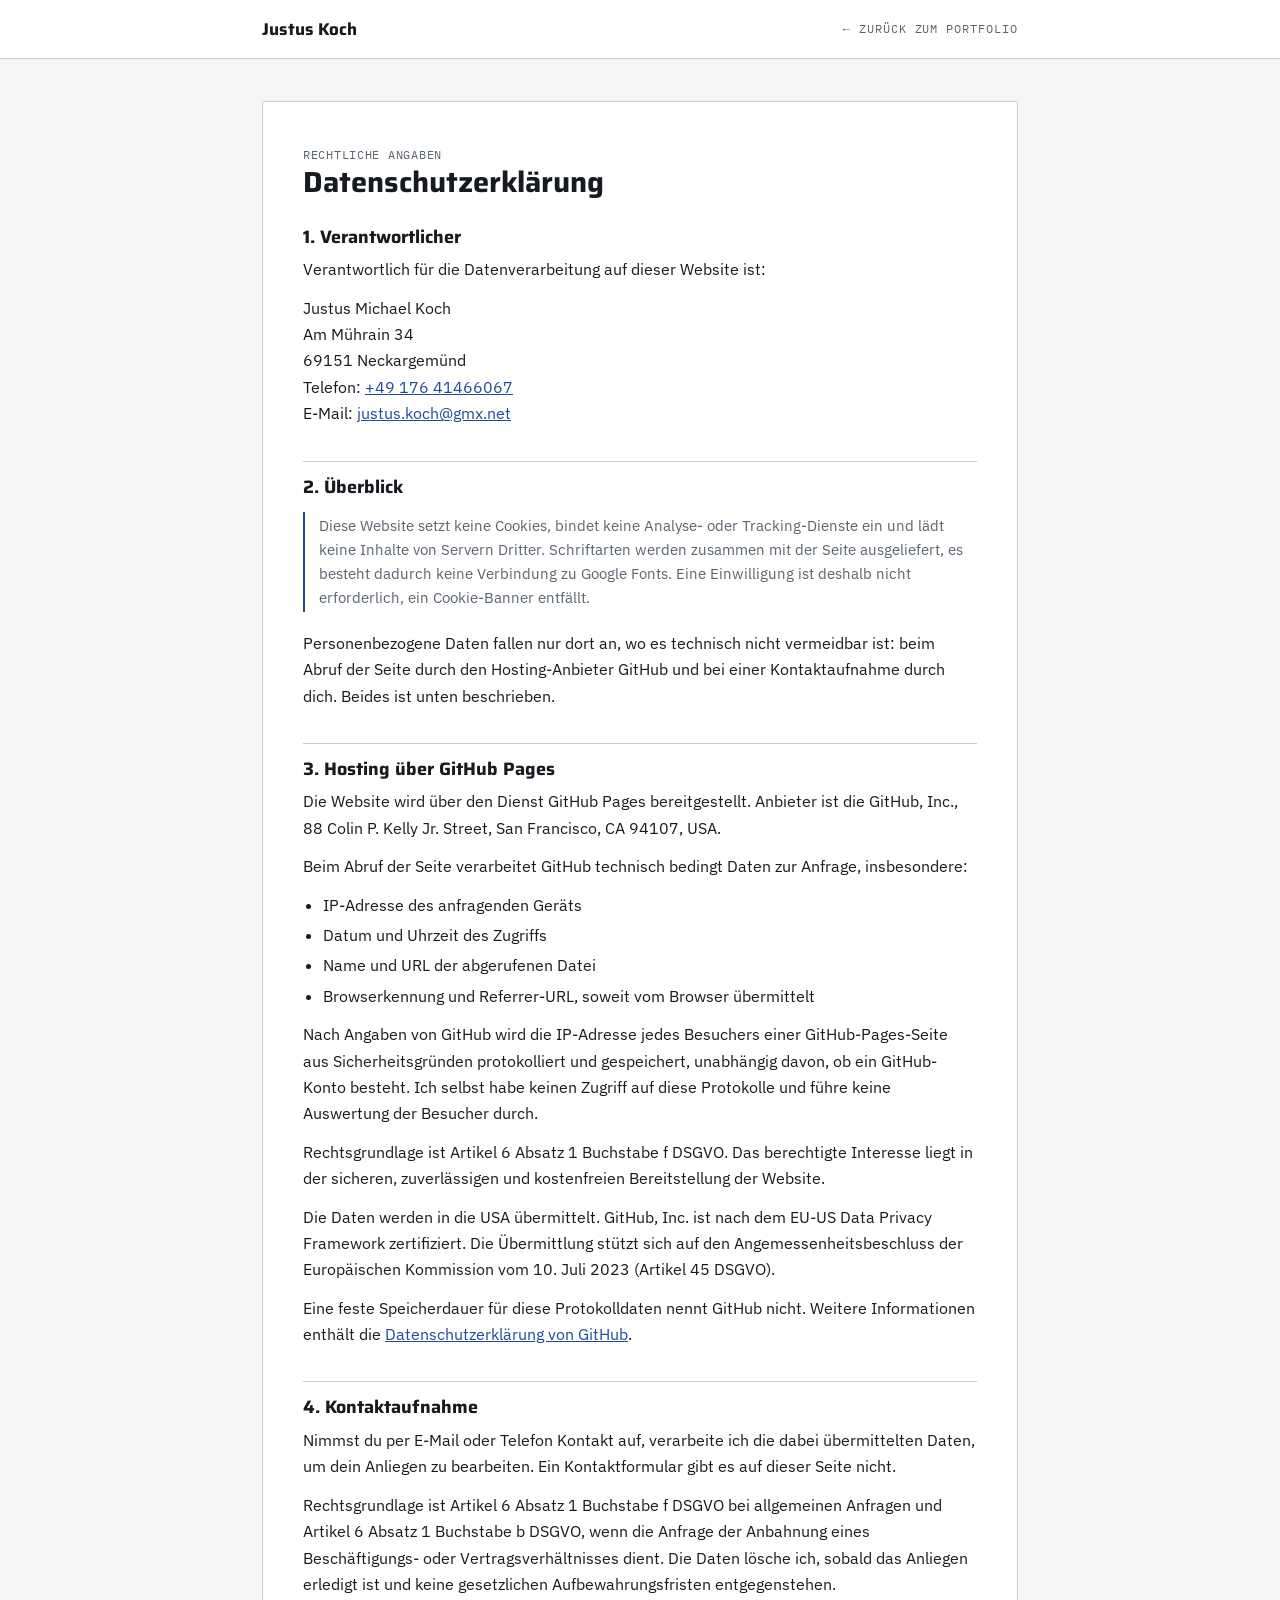
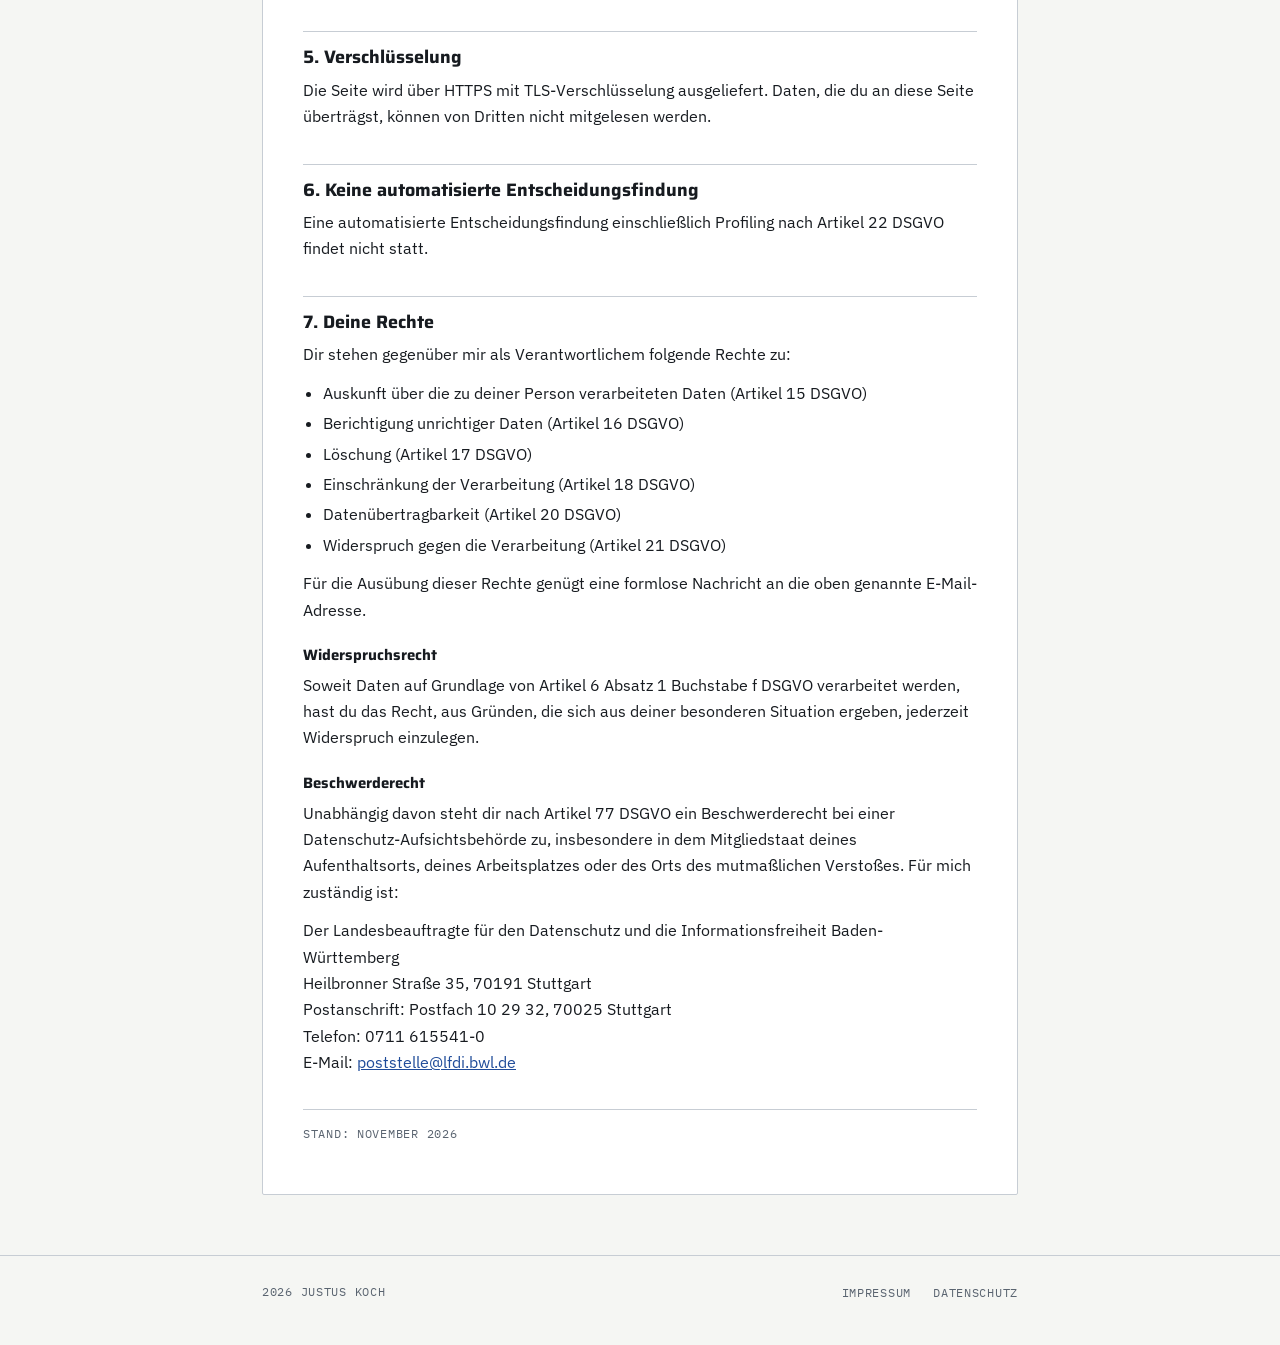
<file: datenschutz.html>
<!doctype html>
<html lang="de">
<head>
<meta charset="utf-8">
<meta name="viewport" content="width=device-width, initial-scale=1">
<title>Datenschutzerklärung — Justus Koch</title>
<meta name="description" content="Informationen zur Verarbeitung personenbezogener Daten nach Artikel 13 DSGVO.">
<meta name="robots" content="noindex, follow">
<link rel="stylesheet" href="recht.css">
</head>
<body>

<header>
  <div class="wrap">
    <a class="kopf-name" href="index.html">Justus Koch</a>
    <a class="zurueck" href="index.html">&#8592; Zurück zum Portfolio</a>
  </div>
</header>

<main>
  <div class="wrap">
    <div class="blatt">
      <span class="mono">Rechtliche Angaben</span>
      <h1>Datenschutzerklärung</h1>

      <h2>1. Verantwortlicher</h2>
      <p>Verantwortlich für die Datenverarbeitung auf dieser Website ist:</p>
      <address class="adresse">
        Justus Michael Koch<br>
        Am Mührain 34<br>
        69151 Neckargemünd<br>
        Telefon: <a href="tel:+4917641466067">+49 176 41466067</a><br>
        E-Mail: <a href="mailto:justus.koch@gmx.net">justus.koch@gmx.net</a>
      </address>

      <h2>2. Überblick</h2>
      <p class="hinweis">
        Diese Website setzt keine Cookies, bindet keine Analyse- oder Tracking-Dienste ein und
        lädt keine Inhalte von Servern Dritter. Schriftarten werden zusammen mit der Seite
        ausgeliefert, es besteht dadurch keine Verbindung zu Google Fonts. Eine Einwilligung
        ist deshalb nicht erforderlich, ein Cookie-Banner entfällt.
      </p>
      <p>
        Personenbezogene Daten fallen nur dort an, wo es technisch nicht vermeidbar ist:
        beim Abruf der Seite durch den Hosting-Anbieter GitHub und bei einer Kontaktaufnahme durch dich.
        Beides ist unten beschrieben.
      </p>

      <h2>3. Hosting über GitHub Pages</h2>
      <p>
        Die Website wird über den Dienst GitHub Pages bereitgestellt. Anbieter ist die
        GitHub, Inc., 88 Colin P. Kelly Jr. Street, San Francisco, CA 94107, USA.
      </p>
      <p>
        Beim Abruf der Seite verarbeitet GitHub technisch bedingt Daten zur Anfrage,
        insbesondere:
      </p>
      <ul>
        <li>IP-Adresse des anfragenden Geräts</li>
        <li>Datum und Uhrzeit des Zugriffs</li>
        <li>Name und URL der abgerufenen Datei</li>
        <li>Browserkennung und Referrer-URL, soweit vom Browser übermittelt</li>
      </ul>
      <p>
        Nach Angaben von GitHub wird die IP-Adresse jedes Besuchers einer GitHub-Pages-Seite
        aus Sicherheitsgründen protokolliert und gespeichert, unabhängig davon, ob ein
        GitHub-Konto besteht. Ich selbst habe keinen Zugriff auf diese Protokolle und führe
        keine Auswertung der Besucher durch.
      </p>
      <p>
        Rechtsgrundlage ist Artikel 6 Absatz 1 Buchstabe f DSGVO. Das berechtigte Interesse
        liegt in der sicheren, zuverlässigen und kostenfreien Bereitstellung der Website.
      </p>
      <p>
        Die Daten werden in die USA übermittelt. GitHub, Inc. ist nach dem EU-US Data Privacy
        Framework zertifiziert. Die Übermittlung stützt sich auf den Angemessenheitsbeschluss
        der Europäischen Kommission vom 10. Juli 2023 (Artikel 45 DSGVO).
      </p>
      <p>
        Eine feste Speicherdauer für diese Protokolldaten nennt GitHub nicht. Weitere
        Informationen enthält die
        <a href="https://docs.github.com/de/site-policy/privacy-policies/github-general-privacy-statement" rel="noopener">Datenschutzerklärung von GitHub</a>.
      </p>

      <h2>4. Kontaktaufnahme</h2>
      <p>
        Nimmst du per E-Mail oder Telefon Kontakt auf, verarbeite ich die dabei übermittelten
        Daten, um dein Anliegen zu bearbeiten. Ein Kontaktformular gibt es auf dieser Seite nicht.
      </p>
      <p>
        Rechtsgrundlage ist Artikel 6 Absatz 1 Buchstabe f DSGVO bei allgemeinen Anfragen und
        Artikel 6 Absatz 1 Buchstabe b DSGVO, wenn die Anfrage der Anbahnung eines
        Beschäftigungs- oder Vertragsverhältnisses dient. Die Daten lösche ich, sobald das
        Anliegen erledigt ist und keine gesetzlichen Aufbewahrungsfristen entgegenstehen.
      </p>

      <h2>5. Verschlüsselung</h2>
      <p>
        Die Seite wird über HTTPS mit TLS-Verschlüsselung ausgeliefert. Daten, die du an diese
        Seite überträgst, können von Dritten nicht mitgelesen werden.
      </p>

      <h2>6. Keine automatisierte Entscheidungsfindung</h2>
      <p>
        Eine automatisierte Entscheidungsfindung einschließlich Profiling nach Artikel 22 DSGVO
        findet nicht statt.
      </p>

      <h2>7. Deine Rechte</h2>
      <p>Dir stehen gegenüber mir als Verantwortlichem folgende Rechte zu:</p>
      <ul>
        <li>Auskunft über die zu deiner Person verarbeiteten Daten (Artikel 15 DSGVO)</li>
        <li>Berichtigung unrichtiger Daten (Artikel 16 DSGVO)</li>
        <li>Löschung (Artikel 17 DSGVO)</li>
        <li>Einschränkung der Verarbeitung (Artikel 18 DSGVO)</li>
        <li>Datenübertragbarkeit (Artikel 20 DSGVO)</li>
        <li>Widerspruch gegen die Verarbeitung (Artikel 21 DSGVO)</li>
      </ul>
      <p>
        Für die Ausübung dieser Rechte genügt eine formlose Nachricht an die oben genannte
        E-Mail-Adresse.
      </p>

      <h3>Widerspruchsrecht</h3>
      <p>
        Soweit Daten auf Grundlage von Artikel 6 Absatz 1 Buchstabe f DSGVO verarbeitet werden,
        hast du das Recht, aus Gründen, die sich aus deiner besonderen Situation ergeben,
        jederzeit Widerspruch einzulegen.
      </p>

      <h3>Beschwerderecht</h3>
      <p>
        Unabhängig davon steht dir nach Artikel 77 DSGVO ein Beschwerderecht bei einer
        Datenschutz-Aufsichtsbehörde zu, insbesondere in dem Mitgliedstaat deines Aufenthaltsorts,
        deines Arbeitsplatzes oder des Orts des mutmaßlichen Verstoßes. Für mich zuständig ist:
      </p>
      <address class="adresse">
        Der Landesbeauftragte für den Datenschutz und die Informationsfreiheit Baden-Württemberg<br>
        Heilbronner Straße 35, 70191 Stuttgart<br>
        Postanschrift: Postfach 10 29 32, 70025 Stuttgart<br>
        Telefon: 0711 615541-0<br>
        E-Mail: <a href="mailto:poststelle@lfdi.bwl.de">poststelle@lfdi.bwl.de</a>
      </address>

      <p class="stand mono">Stand: November 2026</p>
    </div>
  </div>
</main>

<footer>
  <div class="wrap">
    <span class="mono">2026 Justus Koch</span>
    <span>
      <a href="impressum.html">Impressum</a>
      <a href="datenschutz.html">Datenschutz</a>
    </span>
  </div>
</footer>

</body>
</html>
</file>
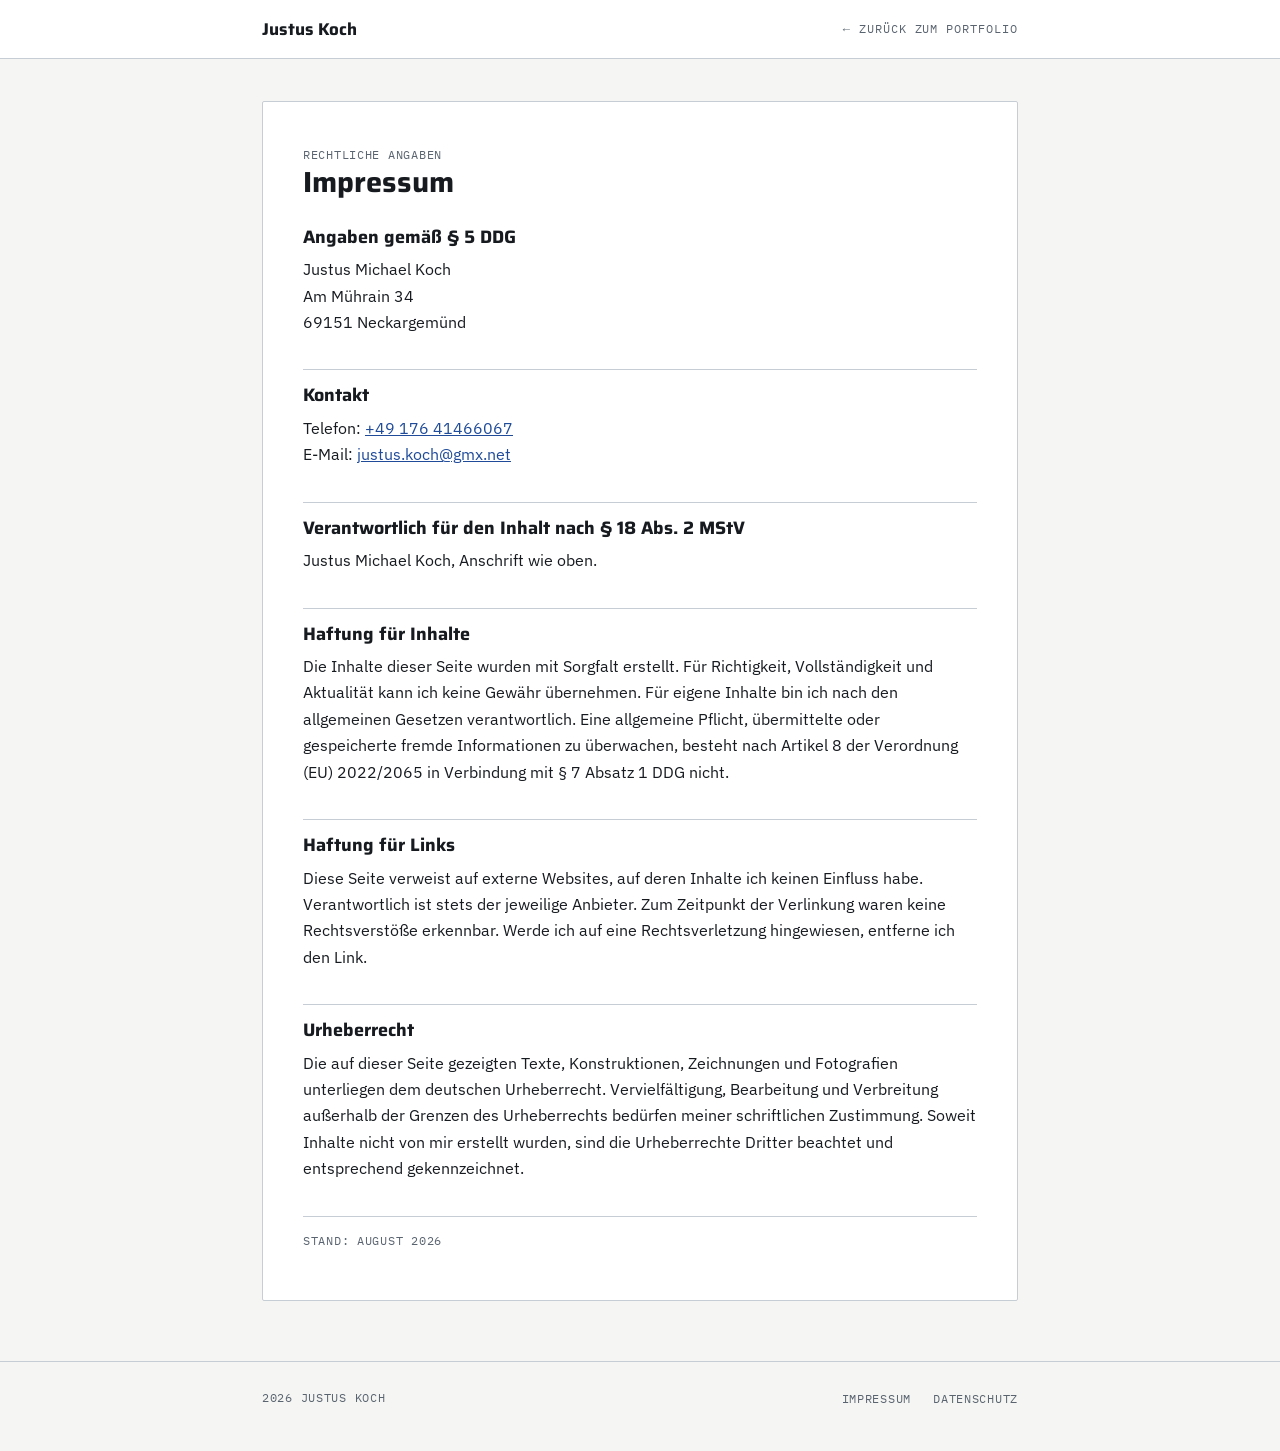
<file: impressum.html>
<!doctype html>
<html lang="de">
<head>
<meta charset="utf-8">
<meta name="viewport" content="width=device-width, initial-scale=1">
<title>Impressum — Justus Koch</title>
<meta name="description" content="Impressum und Anbieterkennzeichnung nach § 5 DDG.">
<meta name="robots" content="noindex, follow">
<link rel="stylesheet" href="recht.css">
</head>
<body>

<header>
  <div class="wrap">
    <a class="kopf-name" href="index.html">Justus Koch</a>
    <a class="zurueck" href="index.html">&#8592; Zurück zum Portfolio</a>
  </div>
</header>

<main>
  <div class="wrap">
    <div class="blatt">
      <span class="mono">Rechtliche Angaben</span>
      <h1>Impressum</h1>

      <h2>Angaben gemäß § 5 DDG</h2>
      <address class="adresse">
        Justus Michael Koch<br>
        Am Mührain 34<br>
        69151 Neckargemünd
      </address>

      <h2>Kontakt</h2>
      <p>
        Telefon: <a href="tel:+4917641466067">+49 176 41466067</a><br>
        E-Mail: <a href="mailto:justus.koch@gmx.net">justus.koch@gmx.net</a>
      </p>

      <h2>Verantwortlich für den Inhalt nach § 18 Abs. 2 MStV</h2>
      <p>Justus Michael Koch, Anschrift wie oben.</p>

      <h2>Haftung für Inhalte</h2>
      <p>
        Die Inhalte dieser Seite wurden mit Sorgfalt erstellt. Für Richtigkeit, Vollständigkeit
        und Aktualität kann ich keine Gewähr übernehmen. Für eigene Inhalte bin ich nach den
        allgemeinen Gesetzen verantwortlich. Eine allgemeine Pflicht, übermittelte oder
        gespeicherte fremde Informationen zu überwachen, besteht nach Artikel 8 der Verordnung
        (EU) 2022/2065 in Verbindung mit § 7 Absatz 1 DDG nicht.
      </p>

      <h2>Haftung für Links</h2>
      <p>
        Diese Seite verweist auf externe Websites, auf deren Inhalte ich keinen Einfluss habe.
        Verantwortlich ist stets der jeweilige Anbieter. Zum Zeitpunkt der Verlinkung waren keine
        Rechtsverstöße erkennbar. Werde ich auf eine Rechtsverletzung hingewiesen, entferne ich
        den Link.
      </p>

      <h2>Urheberrecht</h2>
      <p>
        Die auf dieser Seite gezeigten Texte, Konstruktionen, Zeichnungen und Fotografien
        unterliegen dem deutschen Urheberrecht. Vervielfältigung, Bearbeitung und Verbreitung
        außerhalb der Grenzen des Urheberrechts bedürfen meiner schriftlichen Zustimmung.
        Soweit Inhalte nicht von mir erstellt wurden, sind die Urheberrechte Dritter beachtet
        und entsprechend gekennzeichnet.
      </p>

      <p class="stand mono">Stand: August 2026</p>
    </div>
  </div>
</main>

<footer>
  <div class="wrap">
    <span class="mono">2026 Justus Koch</span>
    <span>
      <a href="impressum.html">Impressum</a>
      <a href="datenschutz.html">Datenschutz</a>
    </span>
  </div>
</footer>

</body>
</html>
</file>
<file: recht.css>
/* Stylesheet fuer Impressum und Datenschutz — gleiche Gestaltung wie portfolio.html */
@import url("Schriften/schriften.css");

:root{
  --papier:#F5F6F3; --blatt:#FFFFFF; --tusche:#171B20; --grau:#5A6470;
  --linie:#C7CDD4; --blau:#1F4B99; --radius:2px; --maxw:800px;
  --font-display:"Saira",sans-serif;
  --font-body:"IBM Plex Sans",sans-serif;
  --font-mono:"IBM Plex Mono",monospace;
}
*,*::before,*::after{box-sizing:border-box}
body{
  margin:0; background:var(--papier); color:var(--tusche);
  font-family:var(--font-body); font-size:16px; line-height:1.65;
  -webkit-font-smoothing:antialiased;
}
.wrap{max-width:var(--maxw);margin:0 auto;padding:0 22px}
.mono{font-family:var(--font-mono);font-size:12px;letter-spacing:.06em;text-transform:uppercase;color:var(--grau)}

/* Kopfzeile */
header{border-bottom:1px solid var(--linie);background:var(--blatt)}
header .wrap{display:flex;justify-content:space-between;align-items:center;gap:16px;height:58px}
.kopf-name{font-family:var(--font-display);font-weight:700;font-size:17px;text-decoration:none;color:var(--tusche)}
.zurueck{font-family:var(--font-mono);font-size:12px;letter-spacing:.08em;text-transform:uppercase;
  text-decoration:none;color:var(--grau)}
.zurueck:hover{color:var(--blau)}

/* Zeichnungsblatt */
main{padding:42px 0 60px}
.blatt{
  background:var(--blatt);border:1px solid var(--linie);border-radius:var(--radius);
  padding:38px 40px;
}
@media(max-width:640px){ .blatt{padding:26px 22px} }

h1{font-family:var(--font-display);font-size:29px;line-height:1.15;margin:0 0 4px}
h2{font-family:var(--font-display);font-size:18px;line-height:1.25;margin:34px 0 8px;
  padding-top:14px;border-top:1px solid var(--linie)}
h2:first-of-type{border-top:none;padding-top:0;margin-top:26px}
h3{font-family:var(--font-display);font-size:15px;margin:20px 0 4px}
p,ul{margin:0 0 12px}
ul{padding-left:20px}
li{margin-bottom:4px}
a{color:var(--blau)}
.adresse{font-style:normal;margin:0 0 12px}
.hinweis{
  border-left:2px solid var(--blau);padding:2px 0 2px 14px;
  color:var(--grau);font-size:14.5px;margin:14px 0 18px;
}
.stand{margin-top:34px;padding-top:14px;border-top:1px solid var(--linie)}

/* Fusszeile */
footer{border-top:1px solid var(--linie);padding:22px 0 40px}
footer .wrap{display:flex;justify-content:space-between;align-items:center;flex-wrap:wrap;gap:10px}
footer a{font-family:var(--font-mono);font-size:12px;letter-spacing:.06em;text-transform:uppercase;
  color:var(--grau);text-decoration:none;margin-left:18px}
footer a:first-child{margin-left:0}
footer a:hover{color:var(--blau)}
</file>
